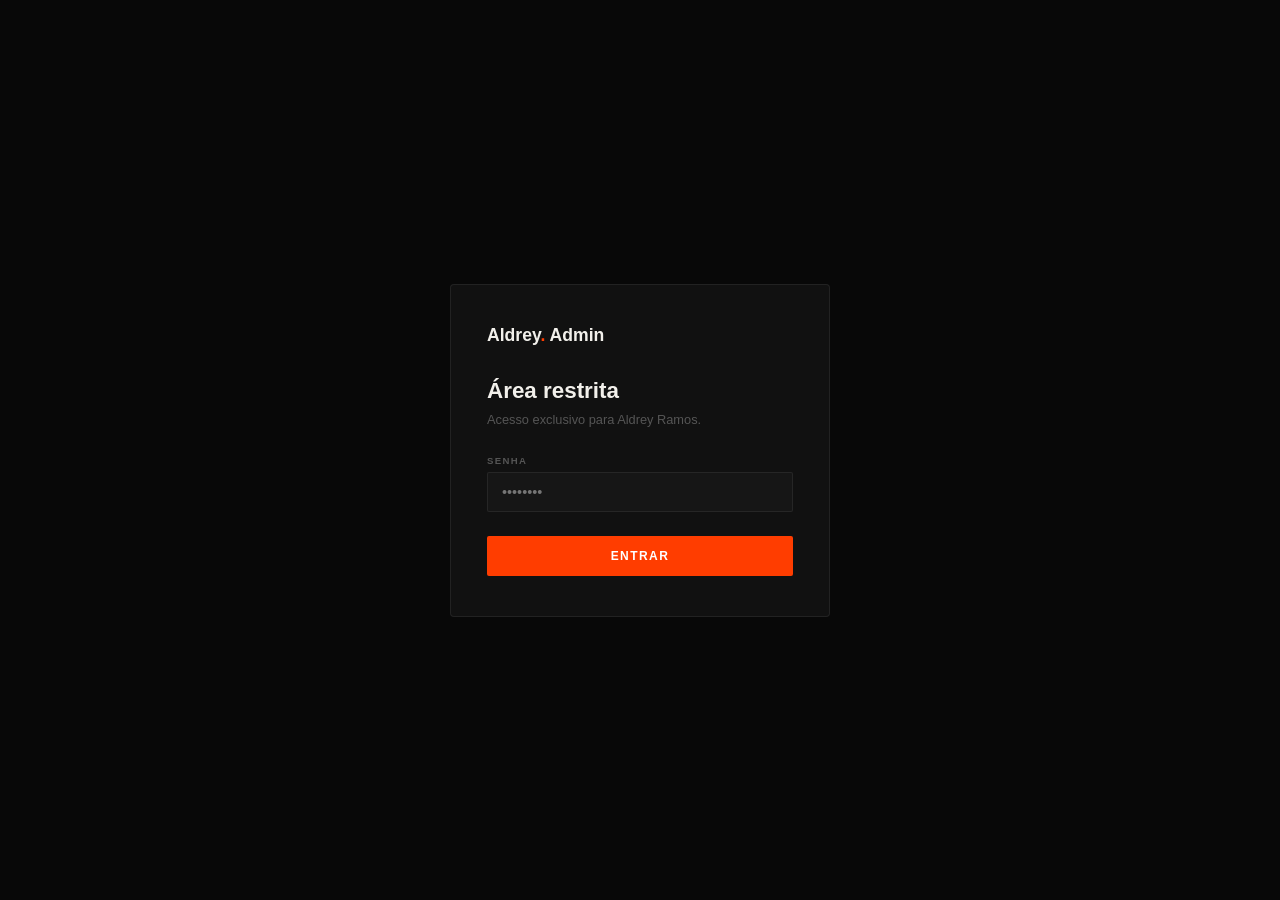
<file: admin.html>
<!DOCTYPE html>
<html lang="pt-BR">
<head>
  <meta charset="UTF-8" />
  <link rel="icon" type="image/svg+xml" href="assets/favicon.svg" />
  <link rel="shortcut icon" type="image/svg+xml" href="assets/favicon.svg" />
  <!-- Não indexar esta página -->
  <meta name="robots" content="noindex, nofollow" />
  <!-- Segurança: bloqueia execução de scripts inline não autorizados -->
  <meta http-equiv="Content-Security-Policy"
        content="default-src 'self';
                 script-src 'self' 'unsafe-inline';
                 style-src  'self' 'unsafe-inline' https://fonts.googleapis.com;
                 font-src   'self' https://fonts.gstatic.com;
                 img-src    'self' data: https://drive.google.com https://lh3.googleusercontent.com;
                 frame-src  'none';
                 object-src 'none';
                 base-uri   'self';" />
  <!-- Bloqueia esta página de ser carregada em iframes (clickjacking) -->
  <meta http-equiv="X-Frame-Options" content="DENY" />
  <link rel="preconnect" href="https://fonts.googleapis.com" />
  <link rel="preconnect" href="https://fonts.gstatic.com" crossorigin />
  <link href="https://fonts.googleapis.com/css2?family=Syne:wght@700;800&family=Inter:wght@300;400;500&display=swap" rel="stylesheet" />
  <style>
    *, *::before, *::after { box-sizing: border-box; margin: 0; padding: 0; }
    :root {
      --bg: #080808; --bg2: #111; --bg3: #161616;
      --text: #f2f0eb; --muted: #555; --border: rgba(255,255,255,.07);
      --accent: #ff3d00; --green: #00c878;
      --font-d: 'Syne', sans-serif; --font-b: 'Inter', sans-serif;
    }
    html, body { background: var(--bg); color: var(--text); font-family: var(--font-b); min-height: 100vh; }

    /* ── LOGIN ── */
    #login-screen {
      min-height: 100vh;
      display: flex; flex-direction: column;
      align-items: center; justify-content: center;
      padding: 24px;
    }
    .login-box {
      width: 100%; max-width: 380px;
      background: var(--bg2);
      border: 1px solid var(--border);
      border-radius: 4px;
      padding: 40px 36px;
    }
    .login-logo {
      font-family: var(--font-d);
      font-size: 1.1rem; font-weight: 800;
      margin-bottom: 32px; display: block;
    }
    .login-logo span { color: var(--accent); }
    .login-title {
      font-family: var(--font-d);
      font-size: 1.4rem; font-weight: 800;
      margin-bottom: 8px;
    }
    .login-sub {
      font-size: .8rem; color: var(--muted);
      margin-bottom: 28px; font-weight: 300;
    }
    .fg { display: flex; flex-direction: column; gap: 6px; margin-bottom: 16px; }
    .fg label {
      font-family: var(--font-d); font-size: .6rem; font-weight: 700;
      letter-spacing: .14em; text-transform: uppercase; color: var(--muted);
    }
    .fg input {
      background: var(--bg3); border: 1px solid var(--border);
      border-radius: 2px; color: var(--text);
      font-family: var(--font-b); font-size: .9rem; font-weight: 300;
      padding: 11px 14px; outline: none;
      transition: border-color .25s, box-shadow .25s;
    }
    .fg input:focus { border-color: var(--accent); box-shadow: 0 0 0 2px rgba(255,61,0,.12); }
    .login-btn {
      width: 100%; padding: 13px;
      background: var(--accent); color: #fff; border: none; border-radius: 2px;
      font-family: var(--font-d); font-size: .75rem; font-weight: 700;
      letter-spacing: .12em; text-transform: uppercase;
      cursor: pointer; margin-top: 8px;
      transition: background .25s;
    }
    .login-btn:hover { background: #ff5520; }
    .login-error {
      display: none; margin-top: 14px;
      background: rgba(255,61,0,.1); border: 1px solid rgba(255,61,0,.25);
      border-radius: 2px; padding: 10px 14px;
      font-size: .78rem; color: #ff6b4a;
    }

    /* ── ADMIN PANEL ── */
    #admin-panel { display: none; }

    .admin-nav {
      position: sticky; top: 0; z-index: 10;
      background: rgba(8,8,8,.92);
      backdrop-filter: blur(10px);
      border-bottom: 1px solid var(--border);
      padding: 0 32px;
      height: 56px;
      display: flex; align-items: center; justify-content: space-between;
    }
    .admin-logo { font-family: var(--font-d); font-size: .95rem; font-weight: 800; }
    .admin-logo span { color: var(--accent); }
    .admin-logout {
      font-family: var(--font-d); font-size: .62rem; font-weight: 700;
      letter-spacing: .12em; text-transform: uppercase;
      color: var(--muted); background: none; border: none;
      cursor: pointer; transition: color .2s;
    }
    .admin-logout:hover { color: var(--accent); }

    .admin-wrap {
      max-width: 1000px; margin: 0 auto;
      padding: 48px 32px 80px;
    }

    .admin-title {
      font-family: var(--font-d); font-size: 1.8rem; font-weight: 800;
      letter-spacing: -.02em; margin-bottom: 8px;
    }
    .admin-sub { font-size: .82rem; color: var(--muted); font-weight: 300; margin-bottom: 40px; }

    /* ── TABS ── */
    .tabs { display: flex; gap: 4px; margin-bottom: 32px; border-bottom: 1px solid var(--border); }
    .tab-btn {
      font-family: var(--font-d); font-size: .68rem; font-weight: 700;
      letter-spacing: .1em; text-transform: uppercase;
      color: var(--muted); background: none; border: none;
      padding: 10px 18px; cursor: pointer;
      border-bottom: 2px solid transparent; margin-bottom: -1px;
      transition: color .2s, border-color .2s;
    }
    .tab-btn:hover { color: var(--text); }
    .tab-btn.on { color: var(--text); border-bottom-color: var(--accent); }
    .tab-panel { display: none; }
    .tab-panel.on { display: block; }

    /* ── LISTA DE PROJETOS ── */
    .proj-list { display: flex; flex-direction: column; gap: 2px; }
    .proj-item {
      background: var(--bg2); border: 1px solid var(--border);
      border-radius: 2px; padding: 16px 20px;
      display: grid; grid-template-columns: 1fr auto;
      gap: 12px; align-items: center;
    }
    .proj-item:hover { border-color: rgba(255,255,255,.12); }
    .pi-title { font-family: var(--font-d); font-size: .88rem; font-weight: 700; margin-bottom: 4px; }
    .pi-meta { font-size: .72rem; color: var(--muted); font-weight: 300; }
    .pi-cat {
      font-family: var(--font-d); font-size: .58rem; font-weight: 700;
      letter-spacing: .12em; text-transform: uppercase;
      color: var(--accent); margin-left: 8px;
    }
    .pi-actions { display: flex; gap: 8px; }
    .pi-btn {
      font-family: var(--font-d); font-size: .6rem; font-weight: 700;
      letter-spacing: .1em; text-transform: uppercase;
      padding: 7px 14px; border-radius: 100px;
      border: 1px solid var(--border); color: var(--muted);
      background: none; cursor: pointer; transition: all .2s; white-space: nowrap;
    }
    .pi-btn:hover { border-color: var(--accent); color: var(--accent); }
    .pi-btn.danger:hover { border-color: #ff4444; color: #ff4444; }

    /* ── FORMULÁRIO EDIÇÃO / NOVO ── */
    #edit-panel {
      display: none;
      position: fixed; inset: 0; z-index: 100;
      background: rgba(0,0,0,.8); backdrop-filter: blur(6px);
      align-items: center; justify-content: center; padding: 24px;
    }
    #edit-panel.open { display: flex; }
    .edit-box {
      background: var(--bg2); border: 1px solid var(--border);
      border-radius: 4px; padding: 36px;
      width: 100%; max-width: 600px;
      max-height: 90vh; overflow-y: auto;
    }
    .edit-title {
      font-family: var(--font-d); font-size: 1.1rem; font-weight: 800;
      margin-bottom: 24px;
    }
    .form-grid { display: grid; grid-template-columns: 1fr 1fr; gap: 14px; }
    .form-grid .full { grid-column: 1/-1; }
    .fg-sm { display: flex; flex-direction: column; gap: 5px; }
    .fg-sm label {
      font-family: var(--font-d); font-size: .58rem; font-weight: 700;
      letter-spacing: .12em; text-transform: uppercase; color: var(--muted);
    }
    .fg-sm input, .fg-sm select, .fg-sm textarea {
      background: var(--bg3); border: 1px solid var(--border);
      border-radius: 2px; color: var(--text);
      font-family: var(--font-b); font-size: .85rem; font-weight: 300;
      padding: 10px 12px; outline: none;
      transition: border-color .2s;
    }
    .fg-sm input:focus, .fg-sm select:focus, .fg-sm textarea:focus {
      border-color: var(--accent);
    }
    .fg-sm select option { background: var(--bg3); }
    .fg-sm textarea { min-height: 80px; resize: vertical; }
    .edit-actions { display: flex; gap: 10px; margin-top: 24px; justify-content: flex-end; }
    .btn-save {
      font-family: var(--font-d); font-size: .68rem; font-weight: 700;
      letter-spacing: .1em; text-transform: uppercase;
      padding: 11px 24px; border-radius: 100px;
      background: var(--accent); color: #fff; border: none;
      cursor: pointer; transition: background .2s;
    }
    .btn-save:hover { background: #ff5520; }
    .btn-cancel {
      font-family: var(--font-d); font-size: .68rem; font-weight: 700;
      letter-spacing: .1em; text-transform: uppercase;
      padding: 11px 24px; border-radius: 100px;
      background: none; color: var(--muted);
      border: 1px solid var(--border); cursor: pointer; transition: all .2s;
    }
    .btn-cancel:hover { border-color: var(--muted); color: var(--text); }

    /* ── INSTRUÇÕES ── */
    .instructions {
      background: var(--bg2); border: 1px solid var(--border);
      border-radius: 4px; padding: 28px 32px;
    }
    .instructions h3 {
      font-family: var(--font-d); font-size: .9rem; font-weight: 800;
      margin-bottom: 16px; color: var(--text);
    }
    .instructions ol, .instructions ul {
      padding-left: 20px; display: flex; flex-direction: column; gap: 10px;
    }
    .instructions li { font-size: .85rem; color: var(--muted); font-weight: 300; line-height: 1.6; }
    .instructions li strong { color: var(--text); font-weight: 500; }
    .instructions code {
      background: var(--bg3); border: 1px solid var(--border);
      border-radius: 2px; padding: 2px 6px;
      font-size: .8rem; color: var(--accent);
      font-family: monospace;
    }
    .instr-section { margin-bottom: 28px; }

    /* ── TOAST ── */
    #toast {
      position: fixed; bottom: 32px; left: 50%; transform: translateX(-50%);
      background: var(--green); color: #000;
      font-family: var(--font-d); font-size: .7rem; font-weight: 700;
      letter-spacing: .1em; text-transform: uppercase;
      padding: 12px 24px; border-radius: 100px;
      z-index: 200; opacity: 0;
      transition: opacity .3s;
      pointer-events: none;
    }
    #toast.show { opacity: 1; }

    /* ── EXPORT ── */
    .export-box {
      background: var(--bg3); border: 1px solid var(--border);
      border-radius: 2px; padding: 20px;
      font-family: monospace; font-size: .75rem;
      color: #aaa; white-space: pre-wrap;
      max-height: 400px; overflow-y: auto;
      margin-top: 20px;
      line-height: 1.6;
    }
    .btn-export {
      font-family: var(--font-d); font-size: .68rem; font-weight: 700;
      letter-spacing: .1em; text-transform: uppercase;
      padding: 11px 24px; border-radius: 100px;
      background: none; color: var(--text);
      border: 1px solid var(--border); cursor: pointer;
      transition: all .2s; margin-bottom: 0;
    }
    .btn-export:hover { border-color: var(--accent); color: var(--accent); }

    @media (max-width: 600px) {
      .admin-wrap { padding: 32px 20px 60px; }
      .form-grid { grid-template-columns: 1fr; }
      .edit-box { padding: 24px 20px; }
    }
  </style>
</head>
<body>

<!-- ── TELA DE LOGIN ── -->
<div id="login-screen">
  <div class="login-box">
    <span class="login-logo">Aldrey<span>.</span> Admin</span>
    <h1 class="login-title">Área restrita</h1>
    <p class="login-sub">Acesso exclusivo para Aldrey Ramos.</p>
    <div class="fg">
      <label for="pwd">Senha</label>
      <input type="password" id="pwd" placeholder="••••••••"
             autocomplete="current-password" />
    </div>
    <button class="login-btn" id="login-btn">Entrar</button>
    <div class="login-error" id="login-error">Senha incorreta. Tente novamente.</div>
  </div>
</div>

<!-- ── PAINEL ADMIN ── -->
<div id="admin-panel">

  <nav class="admin-nav">
    <span class="admin-logo">Aldrey<span>.</span> Admin</span>
    <button class="admin-logout" id="logout-btn">Sair</button>
  </nav>

  <div class="admin-wrap">
    <h1 class="admin-title">Painel de projetos</h1>
    <p class="admin-sub">Gerencie todos os projetos do portfólio — adicione, edite ou remova.</p>

    <!-- Tabs -->
    <div class="tabs">
      <button class="tab-btn on" data-tab="projetos">Projetos</button>
      <button class="tab-btn"   data-tab="novo">+ Novo projeto</button>
      <button class="tab-btn"   data-tab="exportar">Exportar JS</button>
      <button class="tab-btn"   data-tab="instrucoes">Instruções</button>
    </div>

    <!-- TAB: Projetos -->
    <div class="tab-panel on" id="tab-projetos">
      <div class="proj-list" id="proj-list"></div>
    </div>

    <!-- TAB: Novo projeto -->
    <div class="tab-panel" id="tab-novo">
      <div class="edit-box" style="position:relative;max-width:100%;border:none;padding:0;background:none;">
        <div id="form-novo"></div>
      </div>
    </div>

    <!-- TAB: Exportar JS -->
    <div class="tab-panel" id="tab-exportar">
      <p style="font-size:.82rem;color:var(--muted);font-weight:300;margin-bottom:20px;line-height:1.7;">
        Depois de editar os projetos aqui, clique em <strong style="color:var(--text)">Gerar projects.js</strong>
        e copie o conteúdo para o arquivo <code>js/projects.js</code> na pasta do site.
        As mudanças ficam salvas no navegador até você exportar.
      </p>
      <button class="btn-export" id="btn-export">Gerar projects.js</button>
      <div class="export-box" id="export-box" style="display:none;"></div>
      <button class="btn-save" id="btn-copy" style="display:none;margin-top:12px;">Copiar tudo</button>
    </div>

    <!-- TAB: Instruções -->
    <div class="tab-panel" id="tab-instrucoes">
      <div class="instructions">

        <div class="instr-section">
          <h3>Como adicionar um projeto novo</h3>
          <ol>
            <li>Clique na aba <strong>+ Novo projeto</strong>.</li>
            <li>Preencha o título, categoria, ano, descrição e ferramentas.</li>
            <li>Cole o <strong>ID do Google Drive</strong> do vídeo no campo "ID do arquivo".</li>
            <li>Clique em <strong>Salvar projeto</strong>.</li>
            <li>Vá na aba <strong>Exportar JS</strong>, gere o arquivo e copie para <code>js/projects.js</code>.</li>
          </ol>
        </div>

        <div class="instr-section">
          <h3>Como obter o ID do Google Drive</h3>
          <ol>
            <li>Abra o vídeo no Google Drive.</li>
            <li>Clique em <strong>Compartilhar</strong> → <strong>Qualquer pessoa com o link</strong>.</li>
            <li>Copie o link. Formato: <code>https://drive.google.com/file/d/<strong>ID_AQUI</strong>/view</code></li>
            <li>O ID é a parte entre <code>/d/</code> e <code>/view</code>.</li>
          </ol>
        </div>

        <div class="instr-section">
          <h3>Como renomear um projeto</h3>
          <ol>
            <li>Na lista de projetos, clique em <strong>Editar</strong> no projeto desejado.</li>
            <li>Altere o título no campo "Título".</li>
            <li>Clique em <strong>Salvar</strong>.</li>
            <li>Exporte o <code>projects.js</code> atualizado.</li>
          </ol>
        </div>

        <div class="instr-section">
          <h3>Senha do admin</h3>
          <ul>
            <li>Para trocar a senha, abra <code>admin.html</code>, localize <code>SENHA_HASH</code> e substitua pelo hash SHA-256 da nova senha.</li>
            <li>Gere o hash em: <strong style="color:var(--text)">emn178.github.io/online-tools/sha256.html</strong></li>
          </ul>
        </div>

      </div>
    </div>
  </div>
</div>

<!-- ── MODAL EDIÇÃO ── -->
<div id="edit-panel">
  <div class="edit-box">
    <h2 class="edit-title" id="edit-modal-title">Editar projeto</h2>
    <div id="edit-form-wrap"></div>
    <div class="edit-actions">
      <button class="btn-cancel" id="edit-cancel">Cancelar</button>
      <button class="btn-save"   id="edit-save">Salvar</button>
    </div>
  </div>
</div>

<!-- TOAST -->
<div id="toast"></div>

<script src="js/projects.js"></script>
<script>
/* ══════════════════════════════════════════════
   CONFIGURAÇÃO DE SEGURANÇA
   
   Para trocar a senha:
   1. Acesse https://emn178.github.io/online-tools/sha256.html
   2. Digite a nova senha e copie o hash gerado
   3. Substitua o valor de SENHA_HASH abaixo
   
   Hash atual = SHA-256 de: aldrey2025
══════════════════════════════════════════════ */
const SENHA_HASH = '9e5986232db3c919b289b81f37c83e5bb32bf553164d0c0f25bd3d4edddde091';

// Tempo máximo de sessão: 2 horas (em ms)
const SESSION_TIMEOUT_MS = 2 * 60 * 60 * 1000;

// Máximo de tentativas antes de bloquear
const MAX_ATTEMPTS = 5;
const LOCKOUT_MS   = 5 * 60 * 1000; // 5 minutos de bloqueio

/* ── Hash SHA-256 via Web Crypto API ── */
async function sha256(message) {
  const msgBuffer = new TextEncoder().encode(message);
  const hashBuffer = await crypto.subtle.digest('SHA-256', msgBuffer);
  const hashArray  = Array.from(new Uint8Array(hashBuffer));
  return hashArray.map(b => b.toString(16).padStart(2, '0')).join('');
}

/* ══════════════════════════════════════════════
   LOGIN
══════════════════════════════════════════════ */
const loginScreen = document.getElementById('login-screen');
const adminPanel  = document.getElementById('admin-panel');

function getAttempts() {
  return JSON.parse(sessionStorage.getItem('login_attempts') || '{"count":0,"lockedUntil":0}');
}
function saveAttempts(data) {
  sessionStorage.setItem('login_attempts', JSON.stringify(data));
}

function checkLogin() {
  const ok        = sessionStorage.getItem('admin_ok') === '1';
  const loginTime = parseInt(sessionStorage.getItem('admin_login_time') || '0');
  if (ok && Date.now() - loginTime > SESSION_TIMEOUT_MS) {
    // sessão expirada
    sessionStorage.removeItem('admin_ok');
    sessionStorage.removeItem('admin_login_time');
    return false;
  }
  return ok;
}

async function doLogin(pwd) {
  const attempts = getAttempts();
  const errorEl  = document.getElementById('login-error');

  // Verifica bloqueio por tentativas
  if (attempts.lockedUntil > Date.now()) {
    const mins = Math.ceil((attempts.lockedUntil - Date.now()) / 60000);
    errorEl.textContent = `Muitas tentativas. Aguarde ${mins} minuto(s).`;
    errorEl.style.display = 'block';
    return;
  }

  const hash = await sha256(pwd);

  if (hash === SENHA_HASH) {
    // Login bem-sucedido — zera tentativas
    saveAttempts({ count: 0, lockedUntil: 0 });
    sessionStorage.setItem('admin_ok', '1');
    sessionStorage.setItem('admin_login_time', String(Date.now()));
    loginScreen.style.display = 'none';
    adminPanel.style.display  = 'block';
    renderProjList();
    renderNovoForm(document.getElementById('form-novo'));
  } else {
    // Falha — incrementa contador
    attempts.count++;
    if (attempts.count >= MAX_ATTEMPTS) {
      attempts.lockedUntil = Date.now() + LOCKOUT_MS;
      attempts.count = 0;
      errorEl.textContent = 'Conta bloqueada por 5 minutos após múltiplas tentativas.';
    } else {
      const restantes = MAX_ATTEMPTS - attempts.count;
      errorEl.textContent = `Senha incorreta. ${restantes} tentativa(s) restante(s).`;
    }
    saveAttempts(attempts);
    errorEl.style.display = 'block';
    // Limpa o campo
    document.getElementById('pwd').value = '';
  }
}

if (checkLogin()) {
  loginScreen.style.display = 'none';
  adminPanel.style.display  = 'block';
} else {
  // Garante que o painel não aparece sem autenticação
  adminPanel.style.display = 'none';
}

document.getElementById('login-btn').addEventListener('click', () => {
  doLogin(document.getElementById('pwd').value);
});
document.getElementById('pwd').addEventListener('keydown', e => {
  if (e.key === 'Enter') doLogin(document.getElementById('pwd').value);
});
document.getElementById('logout-btn').addEventListener('click', () => {
  sessionStorage.removeItem('admin_ok');
  sessionStorage.removeItem('admin_login_time');
  sessionStorage.removeItem('login_attempts');
  location.reload();
});

/* ══════════════════════════════════════════════
   DADOS — carrega do localStorage ou do projects.js
══════════════════════════════════════════════ */
let projetos = JSON.parse(localStorage.getItem('admin_projetos') || 'null')
               || JSON.parse(JSON.stringify(PROJETOS)); // cópia profunda

function salvarLocal() {
  localStorage.setItem('admin_projetos', JSON.stringify(projetos));
}

/* ══════════════════════════════════════════════
   TABS
══════════════════════════════════════════════ */
document.querySelectorAll('.tab-btn').forEach(btn => {
  btn.addEventListener('click', () => {
    document.querySelectorAll('.tab-btn').forEach(b => b.classList.remove('on'));
    document.querySelectorAll('.tab-panel').forEach(p => p.classList.remove('on'));
    btn.classList.add('on');
    document.getElementById('tab-' + btn.dataset.tab).classList.add('on');
  });
});

/* ══════════════════════════════════════════════
   LISTA DE PROJETOS
══════════════════════════════════════════════ */
function renderProjList() {
  const list = document.getElementById('proj-list');
  if (!list) return;
  list.innerHTML = '';

  projetos.forEach((p, idx) => {
    const catLabel = CATEGORIAS.find(c => c.slug === p.categoria)?.label || p.categoria;
    const item = document.createElement('div');
    item.className = 'proj-item';
    item.innerHTML = `
      <div>
        <p class="pi-title">${p.titulo} <span class="pi-cat">${catLabel}</span></p>
        <p class="pi-meta">
          ${p.ano || '—'}
          &nbsp;·&nbsp; ID: <code style="font-size:.7rem;opacity:.5;">${p.idArquivo?.slice(0,18) || 'sem ID'}…</code>
        </p>
      </div>
      <div class="pi-actions">
        <button class="pi-btn" data-action="edit" data-idx="${idx}">Editar</button>
        <button class="pi-btn danger" data-action="del" data-idx="${idx}">Remover</button>
      </div>`;
    list.appendChild(item);
  });

  list.addEventListener('click', e => {
    const btn = e.target.closest('[data-action]');
    if (!btn) return;
    const idx = parseInt(btn.dataset.idx);
    if (btn.dataset.action === 'edit') openEditModal(idx);
    if (btn.dataset.action === 'del')  deleteProjeto(idx);
  });
}

/* ══════════════════════════════════════════════
   FORMULÁRIO (reutilizado em editar e novo)
══════════════════════════════════════════════ */
function buildForm(container, data = {}) {
  const cats = CATEGORIAS.filter(c => c.slug !== 'todos');
  container.innerHTML = `
    <div class="form-grid">
      <div class="fg-sm full">
        <label>Título</label>
        <input name="titulo" value="${data.titulo || ''}" placeholder="Nome do projeto" />
      </div>
      <div class="fg-sm">
        <label>Categoria</label>
        <select name="categoria">
          ${cats.map(c => `<option value="${c.slug}" ${data.categoria===c.slug?'selected':''}>${c.label}</option>`).join('')}
        </select>
      </div>
      <div class="fg-sm">
        <label>Ano</label>
        <input name="ano" value="${data.ano || ''}" placeholder="2025" />
      </div>
      <div class="fg-sm full">
        <label>Descrição</label>
        <textarea name="descricao">${data.descricao || ''}</textarea>
      </div>
      <div class="fg-sm full">
        <label>ID do arquivo (Google Drive)</label>
        <input name="idArquivo" value="${data.idArquivo||''}" placeholder="1ABC123XYZ..." />
      </div>
      <div class="fg-sm full">
        <label>ID da prévia/thumbnail (Google Drive — pode ser igual)</label>
        <input name="idPrevia" value="${data.idPrevia||''}" placeholder="1ABC123XYZ..." />
      </div>
      <div class="fg-sm">
        <label>Tipo</label>
        <select name="tipo">
          <option value="video"  ${(data.tipo||'video')==='video' ?'selected':''}>Vídeo</option>
          <option value="imagem" ${data.tipo==='imagem'?'selected':''}>Imagem</option>
        </select>
      </div>
      <div class="fg-sm">
        <label>Ferramentas (separe com vírgula)</label>
        <input name="ferramentas" value="${(data.ferramentas||[]).join(', ')}" placeholder="After Effects, Premiere Pro" />
      </div>
      <div class="fg-sm full">
        <label>Link do Behance (opcional)</label>
        <input name="linkBehance" value="${data.linkBehance||''}" placeholder="https://www.behance.net/..." />
      </div>
      <div class="fg-sm">
        <label>Destaque no Demo Reel?</label>
        <select name="destaque">
          <option value="false" ${!data.destaque?'selected':''}>Não</option>
          <option value="true"  ${data.destaque?'selected':''}>Sim</option>
        </select>
      </div>
    </div>`;
}

function getFormData(container) {
  const get = name => container.querySelector(`[name="${name}"]`)?.value?.trim() || '';
  return {
    id:          get('titulo').toLowerCase().replace(/[^a-z0-9]+/g,'-').replace(/^-|-$/g,'') + '-' + Date.now().toString(36),
    titulo:      get('titulo'),
    categoria:   get('categoria'),
    ano:         get('ano'),
    descricao:   get('descricao'),
    ferramentas: get('ferramentas').split(',').map(s=>s.trim()).filter(Boolean),
    tipo:        get('tipo'),
    fonte:       'drive',
    idArquivo:   get('idArquivo') || 'PLACEHOLDER_ID',
    idPrevia:    get('idPrevia')  || get('idArquivo') || 'PLACEHOLDER_ID',
    linkBehance: get('linkBehance'),
    destaque:    get('destaque') === 'true',
  };
}

/* ══════════════════════════════════════════════
   NOVO PROJETO
══════════════════════════════════════════════ */
function renderNovoForm(container) {
  if (!container) return;
  buildForm(container);
  const saveBtn = document.createElement('div');
  saveBtn.style.cssText = 'margin-top:20px;display:flex;gap:10px;';
  saveBtn.innerHTML = `<button class="btn-save" id="novo-save-btn">Salvar projeto</button>`;
  container.appendChild(saveBtn);

  document.getElementById('novo-save-btn').addEventListener('click', () => {
    const data = getFormData(container);
    if (!data.titulo) { showToast('Preencha o título!', '#ff4444'); return; }
    projetos.unshift(data);
    salvarLocal();
    renderProjList();
    buildForm(container); // limpa o form
    renderNovoForm(container);
    showToast('Projeto adicionado!');
    // volta para aba de projetos
    document.querySelector('[data-tab="projetos"]').click();
  });
}

/* ══════════════════════════════════════════════
   EDITAR PROJETO
══════════════════════════════════════════════ */
let editingIdx = null;

function openEditModal(idx) {
  editingIdx = idx;
  const panel = document.getElementById('edit-panel');
  const wrap  = document.getElementById('edit-form-wrap');
  document.getElementById('edit-modal-title').textContent = `Editar: ${projetos[idx].titulo}`;
  buildForm(wrap, projetos[idx]);
  panel.classList.add('open');
}

document.getElementById('edit-cancel').addEventListener('click', () => {
  document.getElementById('edit-panel').classList.remove('open');
});

document.getElementById('edit-save').addEventListener('click', () => {
  if (editingIdx === null) return;
  const wrap = document.getElementById('edit-form-wrap');
  const data = getFormData(wrap);
  data.id = projetos[editingIdx].id; // preserva o ID original
  projetos[editingIdx] = data;
  salvarLocal();
  renderProjList();
  document.getElementById('edit-panel').classList.remove('open');
  showToast('Projeto atualizado!');
});

/* ══════════════════════════════════════════════
   REMOVER PROJETO
══════════════════════════════════════════════ */
function deleteProjeto(idx) {
  if (!confirm(`Remover "${projetos[idx].titulo}"?`)) return;
  projetos.splice(idx, 1);
  salvarLocal();
  renderProjList();
  showToast('Projeto removido.', '#ff6b4a');
}

/* ══════════════════════════════════════════════
   EXPORTAR projects.js
══════════════════════════════════════════════ */
document.getElementById('btn-export').addEventListener('click', () => {
  const box    = document.getElementById('export-box');
  const cpyBtn = document.getElementById('btn-copy');

  const catsStr = JSON.stringify(CATEGORIAS, null, 2);
  const projStr = JSON.stringify(projetos, null, 2);

  const output = `// projects.js — gerado pelo Admin em ${new Date().toLocaleString('pt-BR')}
// NÃO edite manualmente se usar o painel admin.

const CATEGORIAS = ${catsStr};

const PROJETOS = ${projStr};

function getPreviewUrl(projeto) {
  if (projeto.fonte === 'local') {
    return projeto.tipo === 'imagem'
      ? \`/media/images/\${projeto.id}.jpg\`
      : \`/media/gifs/\${projeto.id}.gif\`;
  }
  if (projeto.idPrevia && projeto.idPrevia !== 'PLACEHOLDER_ID') {
    return \`https://drive.google.com/thumbnail?id=\${projeto.idPrevia}&sz=w800\`;
  }
  return '';
}

function getPreviewFallbackUrl(projeto) {
  if (projeto.idPrevia && projeto.idPrevia !== 'PLACEHOLDER_ID') {
    return \`https://lh3.googleusercontent.com/d/\${projeto.idPrevia}\`;
  }
  return '';
}

function getVideoEmbedUrl(projeto) {
  if (projeto.fonte === 'drive')   return \`https://drive.google.com/file/d/\${projeto.idArquivo}/preview\`;
  if (projeto.fonte === 'youtube') return \`https://www.youtube.com/embed/\${projeto.idArquivo}?autoplay=1&rel=0\`;
  if (projeto.fonte === 'vimeo')   return \`https://player.vimeo.com/video/\${projeto.idArquivo}?autoplay=1\`;
  if (projeto.fonte === 'local')   return \`/media/videos/\${projeto.id}.mp4\`;
  return '';
}

function isPlaceholder(projeto) {
  return !projeto.idArquivo || projeto.idArquivo === 'PLACEHOLDER_ID';
}`;

  box.textContent = output;
  box.style.display = 'block';
  cpyBtn.style.display = 'inline-flex';
});

document.getElementById('btn-copy').addEventListener('click', () => {
  const text = document.getElementById('export-box').textContent;
  navigator.clipboard.writeText(text).then(() => showToast('Copiado para a área de transferência!'));
});

/* ══════════════════════════════════════════════
   TOAST
══════════════════════════════════════════════ */
function showToast(msg, bg = '#00c878') {
  const t = document.getElementById('toast');
  t.textContent = msg;
  t.style.background = bg;
  t.style.color = bg === '#00c878' ? '#000' : '#fff';
  t.classList.add('show');
  setTimeout(() => t.classList.remove('show'), 2800);
}

/* Init */
if (checkLogin()) {
  renderProjList();
  renderNovoForm(document.getElementById('form-novo'));
}
</script>
</body>
</html>
</file>
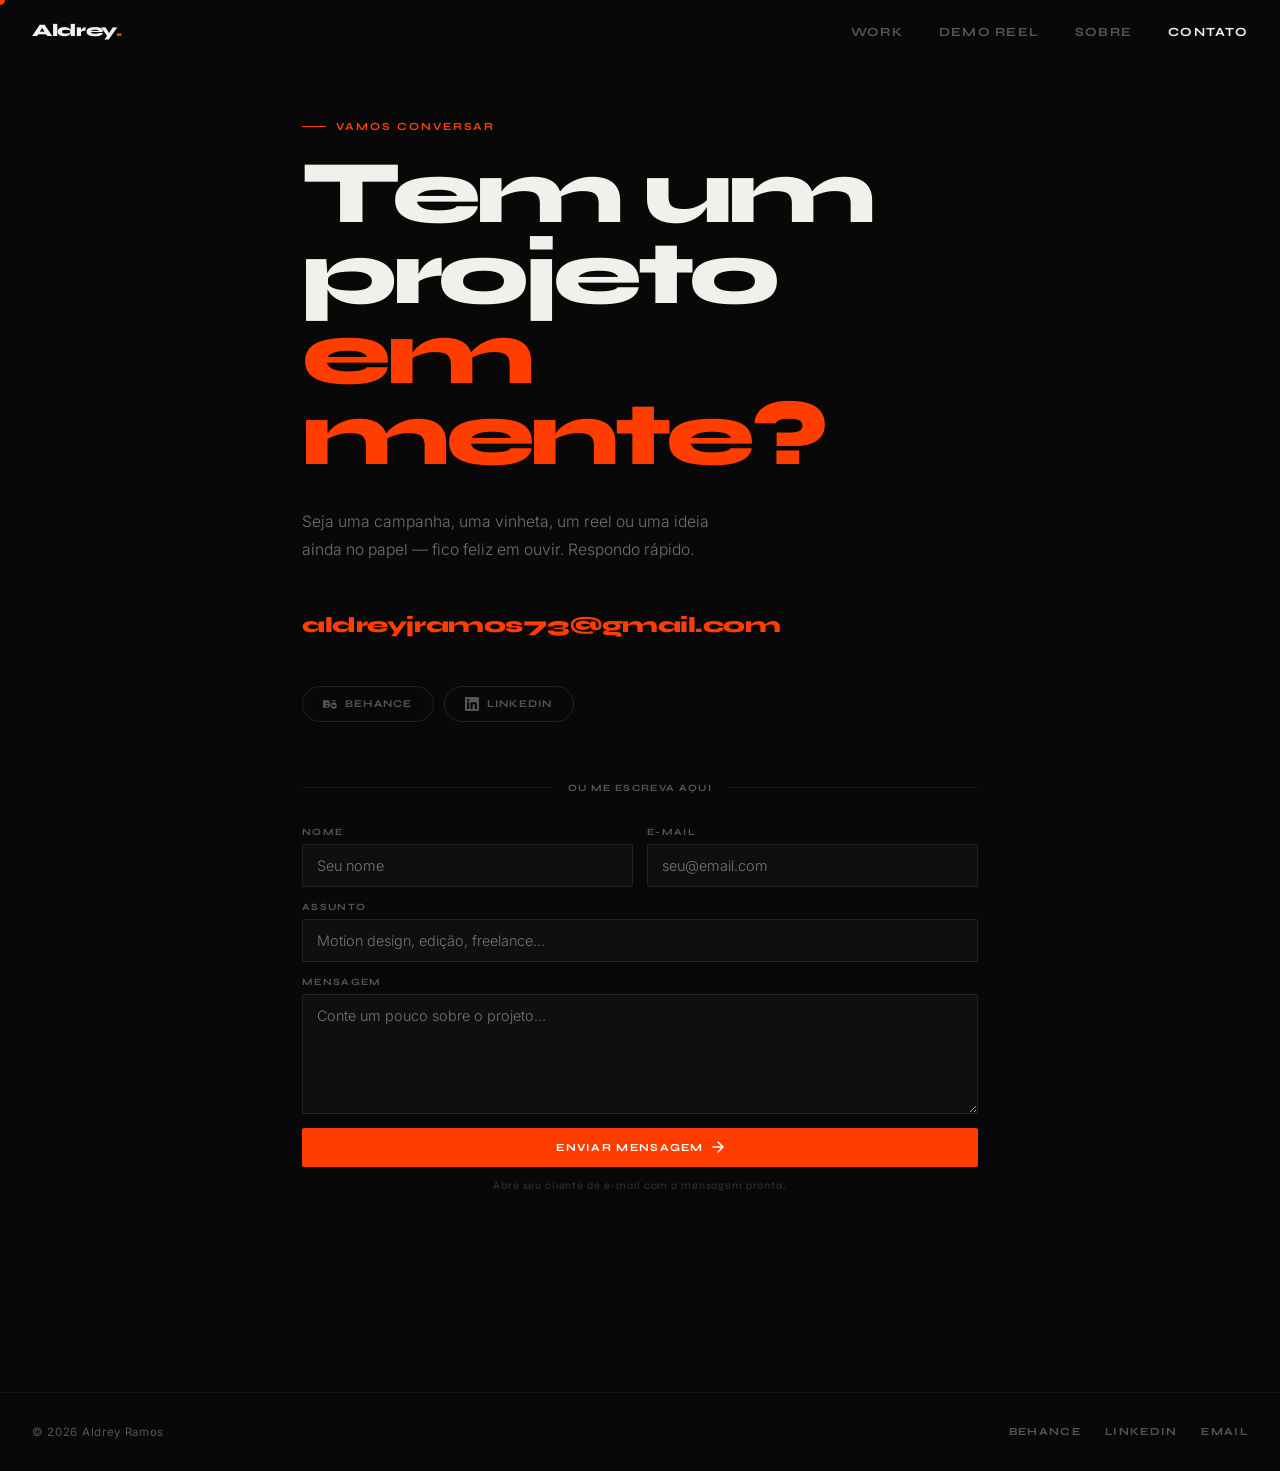
<file: contato.html>
<!DOCTYPE html>
<html lang="pt-BR">
<head>
  <meta charset="UTF-8" />
  <link rel="icon" type="image/svg+xml" href="assets/favicon.svg" />
  <link rel="shortcut icon" type="image/svg+xml" href="assets/favicon.svg" />
  <meta name="description" content="Entre em contato com Aldrey Ramos — motion designer e editor de vídeo de Recife. Disponível para freelance e full-time." />
  <meta property="og:type"        content="website" />
  <meta property="og:title"       content="Contato — Aldrey Ramos" />
  <meta property="og:description" content="Disponível para projetos freelance e oportunidades full-time." />
  <meta property="og:url"         content="https://aldreyramotion.com/contato.html" />
  <meta property="og:image"       content="https://aldreyramotion.com/assets/og-image.jpg" />
  <meta property="og:image:width" content="1200" />
  <meta property="og:image:height" content="630" />
  <meta property="og:locale"      content="pt_BR" />
  <meta name="twitter:card"       content="summary_large_image" />
  <meta name="twitter:title"      content="Contato — Aldrey Ramos" />
  <meta name="twitter:description" content="Disponível para projetos freelance e oportunidades full-time." />
  <meta name="twitter:image"      content="https://aldreyramotion.com/assets/og-image.jpg" />
  <link rel="preconnect" href="https://fonts.googleapis.com" />
  <link rel="preconnect" href="https://fonts.gstatic.com" crossorigin />
  <link href="https://fonts.googleapis.com/css2?family=Syne:wght@700;800&family=Inter:wght@300;400;500&display=swap" rel="stylesheet" />
  <link rel="stylesheet" href="css/style.css" />
</head>
<body>

<div id="cur" aria-hidden="true"></div>
<div id="cur-ring" aria-hidden="true"></div>
<div id="pt" aria-hidden="true"></div>

<!-- NAV -->
<nav id="nav" role="navigation" aria-label="Navegação principal">
  <a href="index.html" class="nav-logo">Aldrey<span>.</span></a>
  <ul class="nav-links" role="list">
    <li><a href="index.html">Work</a></li>
    <li><a href="demoreel.html">Demo Reel</a></li>
    <li><a href="sobre.html">Sobre</a></li>
    <li><a href="contato.html" class="active" aria-current="page">Contato</a></li>
  </ul>
  <button class="nav-burger" id="burger" aria-expanded="false" aria-controls="drawer" aria-label="Menu">
    <span></span><span></span><span></span>
  </button>
</nav>
<div class="nav-drawer" id="drawer" role="menu">
  <a href="index.html"               role="menuitem">Work</a>
  <a href="demoreel.html"            role="menuitem">Demo Reel</a>
  <a href="sobre.html"               role="menuitem">Sobre</a>
  <a href="contato.html" class="active" role="menuitem" aria-current="page">Contato</a>
</div>

<!-- CONTATO -->
<main role="main">
  <div class="ct-wrap">

    <p class="eyebrow fi">Vamos conversar</p>

    <h1 class="ct-big fi">
      Tem um<br>projeto<br><span>em mente?</span>
    </h1>

    <p class="ct-intro fi">
      Seja uma campanha, uma vinheta, um reel ou uma ideia ainda no papel —
      fico feliz em ouvir. Respondo rápido.
    </p>

    <!-- e-mail direto -->
    <a href="mailto:aldreyjramos73@gmail.com"
       class="ct-email fi"
       aria-label="Enviar e-mail para aldreyjramos73@gmail.com">
      aldreyjramos73@gmail.com
    </a>

    <!-- redes -->
    <div class="ct-socials fi" role="list" aria-label="Redes sociais">

      <a href="https://www.behance.net/aldreyramos"
         target="_blank" rel="noopener noreferrer"
         class="soc-btn" role="listitem" aria-label="Behance">
        <svg viewBox="0 0 24 24" fill="currentColor" aria-hidden="true">
          <path d="M22 7h-7V5h7v2zm1.726 10c-.442 1.297-2.029 3-5.101
          3-3.074 0-5.513-1.987-5.513-5.517 0-3.616 2.409-5.65
          5.425-5.65 3.031 0 4.891 1.945 5.063 4.724H15.017c.052
          1.9 1.351 2.98 2.843 2.98 1.237 0 2.058-.639
          2.452-1.537h3.414zm-7.741-3.97c-.04-1.565-1.016-2.52
          -2.423-2.52-1.389 0-2.397.987-2.507 2.52h4.93zM7.178
          16.8c1.258 0 1.906-.534 1.906-1.393 0-.919-.716-1.24
          -1.906-1.24H4.878v2.633h2.3zm-.5-5.01c1.103 0 1.72-.41
          1.72-1.253 0-.815-.617-1.16-1.72-1.16H4.878v2.413h1.8z
          M0 5.5h7.5c1.95 0 4.034.7 4.034 3.143 0 1.407-.79
          2.282-1.966 2.738 1.498.386 2.432 1.465 2.432 3.153
          0 2.847-2.137 3.966-4.734 3.966H0V5.5z"/>
        </svg>
        Behance
      </a>

      <a href="https://www.linkedin.com/in/aldrey-ramotion/"
         target="_blank" rel="noopener noreferrer"
         class="soc-btn" role="listitem" aria-label="LinkedIn">
        <svg viewBox="0 0 24 24" fill="currentColor" aria-hidden="true">
          <path d="M20.447 20.452h-3.554v-5.569c0-1.328-.027-3.037
          -1.852-3.037-1.853 0-2.136 1.445-2.136 2.939v5.667H9.351
          V9h3.414v1.561h.046c.477-.9 1.637-1.85 3.37-1.85
          3.601 0 4.267 2.37 4.267 5.455v6.286zM5.337 7.433
          a2.062 2.062 0 0 1-2.063-2.065 2.064 2.064 0 1 1
          2.063 2.065zm1.782 13.019H3.555V9h3.564v11.452z
          M22.225 0H1.771C.792 0 0 .774 0 1.729v20.542
          C0 23.227.792 24 1.771 24h20.451C23.2 24 24 23.227
          24 22.271V1.729C24 .774 23.2 0 22.222 0h.003z"/>
        </svg>
        LinkedIn
      </a>

    </div>

    <!-- formulário -->
    <div class="ct-divider fi" aria-hidden="true">
      <span>ou me escreva aqui</span>
    </div>

    <form class="ct-form fi" id="ct-form" aria-label="Formulário de contato" novalidate>

      <div class="ct-row">
        <div class="fg">
          <label for="f-nome">Nome</label>
          <input type="text"  id="f-nome"  name="nome"  placeholder="Seu nome"       autocomplete="name"  required aria-required="true" />
        </div>
        <div class="fg">
          <label for="f-email">E-mail</label>
          <input type="email" id="f-email" name="email" placeholder="seu@email.com"  autocomplete="email" required aria-required="true" />
        </div>
      </div>

      <div class="fg">
        <label for="f-assunto">Assunto</label>
        <input type="text" id="f-assunto" name="assunto"
               placeholder="Motion design, edição, freelance…" />
      </div>

      <div class="fg">
        <label for="f-msg">Mensagem</label>
        <textarea id="f-msg" name="mensagem"
                  placeholder="Conte um pouco sobre o projeto…"
                  required aria-required="true"></textarea>
      </div>

      <div>
        <button type="submit" class="btn btn-fill" style="width:100%; justify-content:center; border-radius:2px;">
          Enviar mensagem
          <svg width="12" height="12" viewBox="0 0 12 12" fill="none" aria-hidden="true">
            <path d="M1 6h10M6 1l5 5-5 5" stroke="currentColor"
                  stroke-width="1.5" stroke-linecap="round" stroke-linejoin="round"/>
          </svg>
        </button>
        <p style="font-size:.68rem; color:#333; text-align:center; margin-top:12px;
           font-family:'Syne',sans-serif; letter-spacing:.08em;">
          Abre seu cliente de e-mail com a mensagem pronta.
        </p>
      </div>

    </form>

  </div>
</main>

<!-- FOOTER -->
<footer role="contentinfo">
  <p class="foot-copy">&copy; <span id="yr"></span> Aldrey Ramos</p>
  <nav class="foot-links" aria-label="Links externos">
    <a href="https://www.behance.net/aldreyramos"          target="_blank" rel="noopener noreferrer">Behance</a>
    <a href="https://www.linkedin.com/in/aldrey-ramotion/" target="_blank" rel="noopener noreferrer">LinkedIn</a>
    <a href="mailto:aldreyjramos73@gmail.com">Email</a>
  </nav>
</footer>

<script src="js/projects.js"></script>
<script src="js/main.js"></script>
<script>
document.getElementById('ct-form').addEventListener('submit', function (e) {
  e.preventDefault();
  const nome    = document.getElementById('f-nome').value.trim();
  const email   = document.getElementById('f-email').value.trim();
  const assunto = document.getElementById('f-assunto').value.trim();
  const msg     = document.getElementById('f-msg').value.trim();

  if (!nome)  { document.getElementById('f-nome').focus();  return; }
  if (!email) { document.getElementById('f-email').focus(); return; }
  if (!msg)   { document.getElementById('f-msg').focus();   return; }

  const sub  = assunto ? `[Portfolio] ${assunto}` : `[Portfolio] Mensagem de ${nome}`;
  const body = `Olá Aldrey,\n\nMeu nome é ${nome} (${email}).\n\n${msg}\n\nAtenciosamente,\n${nome}`;

  window.location.href =
    `mailto:aldreyjramos73@gmail.com` +
    `?subject=${encodeURIComponent(sub)}` +
    `&body=${encodeURIComponent(body)}`;
});
</script>
<script>
(function () {
  function removeNetlifyBadge() {
    document.querySelectorAll('#nl-badge, .nl-badge, .nl-wrap, [data-nl-ready]').forEach(el => el.remove());
    document.querySelectorAll('body > div[style*="z-index: 2147483645"]').forEach(el => el.remove());
  }
  removeNetlifyBadge();
  new MutationObserver(removeNetlifyBadge).observe(document.body, { childList: true, subtree: true });
})();
</script>
</body>
</html>
</file>
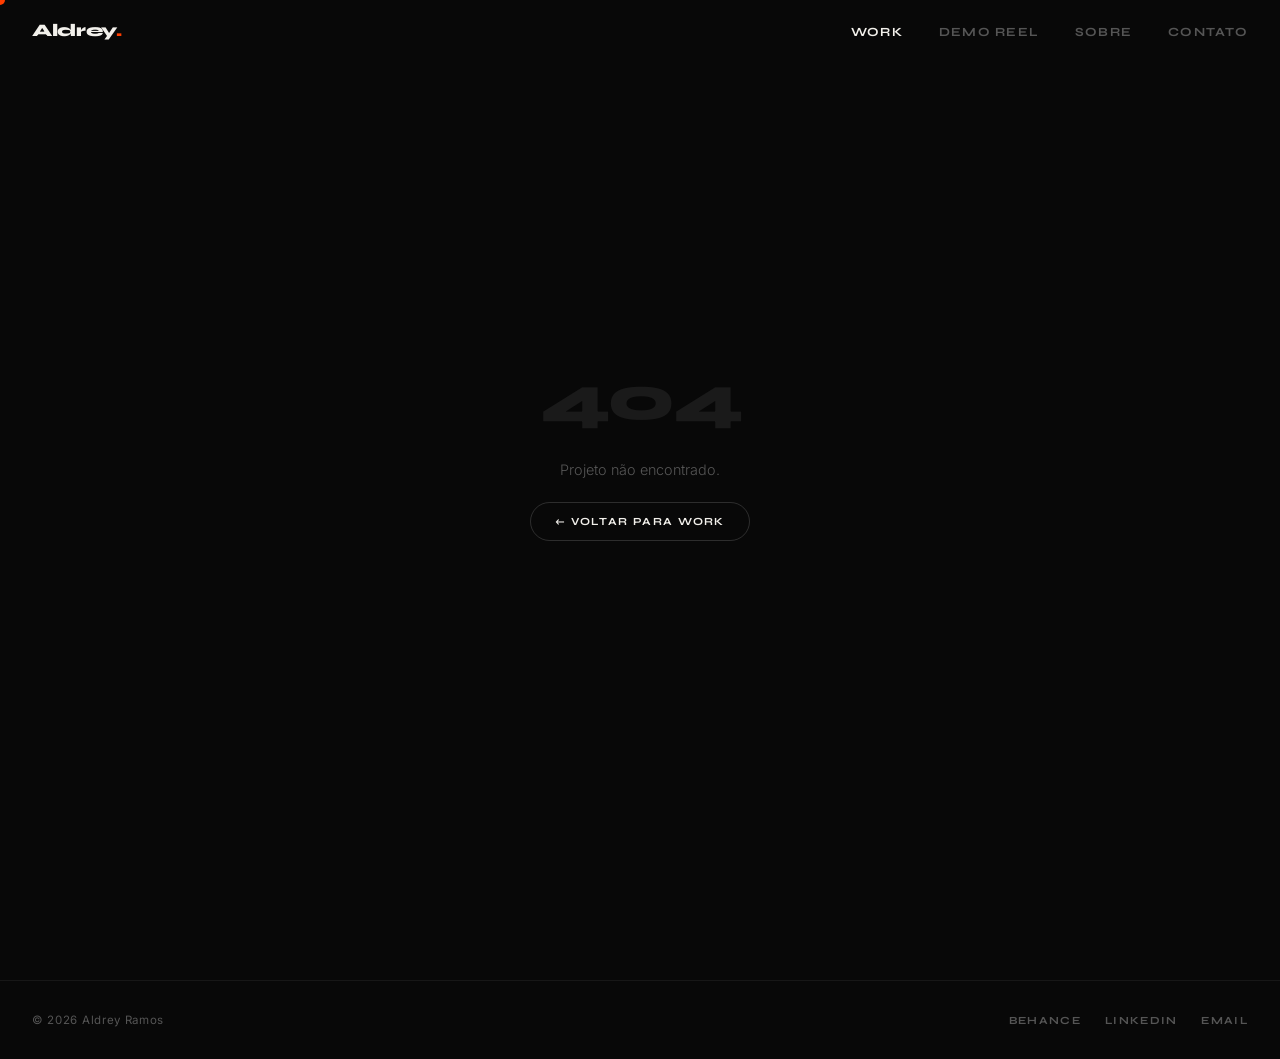
<file: project.html>
<!DOCTYPE html>
<html lang="pt-BR">
<head>
  <meta charset="UTF-8" />
  <link rel="icon" type="image/svg+xml" href="assets/favicon.svg" />
  <link rel="shortcut icon" type="image/svg+xml" href="assets/favicon.svg" />
  <meta name="description" content="Página do projeto — portfólio de Aldrey Ramos, motion designer de Recife." />
  <meta property="og:type"   content="article" />
  <meta property="og:locale" content="pt_BR" />
  <link rel="preconnect" href="https://fonts.googleapis.com" />
  <link rel="preconnect" href="https://fonts.gstatic.com" crossorigin />
  <link href="https://fonts.googleapis.com/css2?family=Syne:wght@700;800&family=Inter:wght@300;400;500&display=swap" rel="stylesheet" />
  <link rel="stylesheet" href="css/style.css" />
</head>
<body>

<div id="cur" aria-hidden="true"></div>
<div id="cur-ring" aria-hidden="true"></div>
<div id="pt" aria-hidden="true"></div>

<!-- NAV -->
<nav id="nav" role="navigation" aria-label="Navegação principal">
  <a href="index.html" class="nav-logo">Aldrey<span>.</span></a>
  <ul class="nav-links" role="list">
    <li><a href="index.html"     class="active">Work</a></li>
    <li><a href="demoreel.html">Demo Reel</a></li>
    <li><a href="sobre.html">Sobre</a></li>
    <li><a href="contato.html">Contato</a></li>
  </ul>
  <button class="nav-burger" id="burger" aria-expanded="false" aria-controls="drawer" aria-label="Menu">
    <span></span><span></span><span></span>
  </button>
</nav>
<div class="nav-drawer" id="drawer" role="menu">
  <a href="index.html"     class="active" role="menuitem">Work</a>
  <a href="demoreel.html"                 role="menuitem">Demo Reel</a>
  <a href="sobre.html"                    role="menuitem">Sobre</a>
  <a href="contato.html"                  role="menuitem">Contato</a>
</div>

<!-- ESTADOS DE CARREGAMENTO -->
<div id="state-loading" style="
  min-height:100svh; display:flex; flex-direction:column;
  align-items:center; justify-content:center; gap:16px;
  color:#555; font-family:'Syne',sans-serif; font-size:.68rem;
  letter-spacing:.14em; text-transform:uppercase;">
  <div style="
    width:32px; height:32px; border-radius:50%;
    border:1.5px solid #222; border-top-color:#ff3d00;
    animation:spin .7s linear infinite;">
  </div>
  <span>Carregando</span>
</div>
<style>@keyframes spin{to{transform:rotate(360deg)}}</style>

<div id="state-404" style="
  min-height:100svh; display:none; flex-direction:column;
  align-items:center; justify-content:center; gap:24px; text-align:center;
  padding:32px;">
  <p style="font-family:'Syne',sans-serif;font-size:4rem;font-weight:800;
     letter-spacing:-.04em;color:#1a1a1a;">404</p>
  <p style="color:#555;font-size:.9rem;font-weight:300;">Projeto não encontrado.</p>
  <a href="index.html" class="btn btn-out">← Voltar para Work</a>
</div>

<!-- CONTEÚDO -->
<main id="proj-main" style="display:none;" role="main">

  <!-- breadcrumb -->
  <div class="pg fi" style="padding-bottom:0;">
    <nav aria-label="Breadcrumb" style="
      display:flex; align-items:center; gap:8px;
      font-family:'Syne',sans-serif; font-size:.62rem; font-weight:700;
      letter-spacing:.12em; text-transform:uppercase; color:#444;
      margin-bottom:40px;">
      <a href="index.html" style="color:#444; transition:color .25s;"
         onmouseover="this.style.color='#ff3d00'" onmouseout="this.style.color='#444'">Work</a>
      <span style="color:#222;">›</span>
      <span id="bc-cat" style="color:#333;"></span>
      <span style="color:#222;">›</span>
      <span id="bc-title" style="color:#555;" aria-current="page"></span>
    </nav>

    <!-- eyebrow + título -->
    <p class="eyebrow fi" id="proj-cat-tag"></p>
    <h1 class="pg-title fi" id="proj-title"></h1>
  </div>

  <!-- mídia principal -->
  <div id="proj-media" class="fi" style="padding: 0;"></div>

  <!-- body -->
  <div class="pg">
    <div class="proj-body fi">

      <!-- coluna esquerda: descrição + behance -->
      <div>
        <p class="proj-desc" id="proj-desc"></p>
        <div id="proj-behance"></div>
      </div>

      <!-- coluna direita: metadados -->
      <aside class="proj-meta" aria-label="Detalhes do projeto">
        <div>
          <span class="meta-label">Categoria</span>
          <p class="meta-val" id="proj-cat-val"></p>
        </div>
        <div id="proj-ano-block">
          <span class="meta-label">Ano</span>
          <p class="meta-val" id="proj-ano-val"></p>
        </div>
        <div>
          <span class="meta-label">Ferramentas</span>
          <div class="tool-tags" id="proj-tools"></div>
        </div>
      </aside>
    </div>

    <div class="divider"></div>

    <!-- navegação prev / next -->
    <nav class="proj-nav fi" id="proj-nav" aria-label="Projeto anterior e próximo"></nav>
  </div>
</main>

<!-- FOOTER -->
<footer role="contentinfo">
  <p class="foot-copy">&copy; <span id="yr"></span> Aldrey Ramos</p>
  <nav class="foot-links" aria-label="Links externos">
    <a href="https://www.behance.net/aldreyramos"          target="_blank" rel="noopener noreferrer">Behance</a>
    <a href="https://www.linkedin.com/in/aldrey-ramotion/" target="_blank" rel="noopener noreferrer">LinkedIn</a>
    <a href="mailto:aldreyjramos73@gmail.com">Email</a>
  </nav>
</footer>

<script src="js/projects.js"></script>
<script src="js/main.js"></script>
<script>
(function renderProject() {
  const id  = new URLSearchParams(location.search).get('id');
  const stL = document.getElementById('state-loading');
  const st4 = document.getElementById('state-404');
  const pm  = document.getElementById('proj-main');

  function show(el) {
    stL.style.display = 'none';
    st4.style.display = 'none';
    pm.style.display  = 'none';
    el.style.display  = el === st4 ? 'flex' : 'block';
  }

  if (!id) { show(st4); return; }

  const p = PROJETOS.find(x => x.id === id);
  if (!p)  { show(st4); return; }

  const catLabel = CATEGORIAS.find(c => c.slug === p.categoria)?.label || p.categoria;

  /* title + OG */
  document.title = `${p.titulo} — Aldrey Ramos`;

  /* breadcrumb */
  document.getElementById('bc-cat').textContent   = catLabel;
  document.getElementById('bc-title').textContent = p.titulo;

  /* eyebrow + título */
  document.getElementById('proj-cat-tag').textContent = catLabel;
  document.getElementById('proj-title').textContent   = p.titulo;

  /* ano */
  if (p.ano) {
    document.getElementById('proj-ano-val').textContent = p.ano;
  } else {
    document.getElementById('proj-ano-block').style.display = 'none';
  }

  /* categoria */
  document.getElementById('proj-cat-val').textContent = catLabel;

  /* ferramentas */
  const toolsWrap = document.getElementById('proj-tools');
  (p.ferramentas || []).forEach(f => {
    const s = document.createElement('span');
    s.className   = 'tool-tag';
    s.textContent = f;
    toolsWrap.appendChild(s);
  });

  /* descrição */
  document.getElementById('proj-desc').textContent = p.descricao || '';

  /* behance */
  if (p.linkBehance) {
    document.getElementById('proj-behance').innerHTML = `
      <a href="${p.linkBehance}" target="_blank" rel="noopener noreferrer" class="proj-behance"
         aria-label="Ver no Behance">
        <svg width="14" height="14" viewBox="0 0 24 24" fill="currentColor" aria-hidden="true">
          <path d="M22 7h-7V5h7v2zm1.726 10c-.442 1.297-2.029 3-5.101 3-3.074
          0-5.513-1.987-5.513-5.517 0-3.616 2.409-5.65 5.425-5.65 3.031 0
          4.891 1.945 5.063 4.724H15.017c.052 1.9 1.351 2.98 2.843 2.98
          1.237 0 2.058-.639 2.452-1.537h3.414zm-7.741-3.97c-.04-1.565
          -1.016-2.52-2.423-2.52-1.389 0-2.397.987-2.507 2.52h4.93zM7.178
          16.8c1.258 0 1.906-.534 1.906-1.393 0-.919-.716-1.24-1.906-1.24
          H4.878v2.633h2.3zm-.5-5.01c1.103 0 1.72-.41 1.72-1.253
          0-.815-.617-1.16-1.72-1.16H4.878v2.413h1.8zM0 5.5h7.5
          c1.95 0 4.034.7 4.034 3.143 0 1.407-.79 2.282-1.966
          2.738 1.498.386 2.432 1.465 2.432 3.153 0 2.847-2.137
          3.966-4.734 3.966H0V5.5z"/>
        </svg>
        Ver no Behance
      </a>`;
  }

  /* mídia */
  const mediaEl = document.getElementById('proj-media');
  const embedUrl = getVideoEmbedUrl(p);
  const prevUrl  = getPreviewUrl(p);
  const fbUrl    = getPreviewFallbackUrl(p);
  const noFile   = isPlaceholder(p);

  if (p.tipo === 'imagem') {
    mediaEl.className = 'fi';
    mediaEl.style.cssText = 'padding:0 32px; max-width:1100px; margin:0 auto;';
    if (!noFile && prevUrl) {
      mediaEl.innerHTML = `
        <div class="proj-img">
          <img src="${prevUrl}" alt="${p.titulo}" loading="lazy"
               onerror="if(!this.dataset.fb){this.dataset.fb=1;this.src='${fbUrl}'}" />
        </div>`;
    } else {
      mediaEl.innerHTML = skelBox('Imagem em breve');
    }
  } else {
    mediaEl.className = 'fi';
    mediaEl.style.cssText = 'padding:0;';
    if (!noFile && embedUrl) {
      mediaEl.innerHTML = `
        <div class="proj-video">
          <iframe src="${embedUrl}" title="${p.titulo}"
                  allow="autoplay; fullscreen" allowfullscreen loading="lazy"></iframe>
        </div>`;
    } else {
      mediaEl.innerHTML = `<div class="proj-video">${skelBox('Vídeo em breve')}</div>`;
    }
  }

  /* nav prev/next */
  const idx  = PROJETOS.findIndex(x => x.id === id);
  const prev = PROJETOS[idx - 1];
  const next = PROJETOS[idx + 1];
  const nav  = document.getElementById('proj-nav');

  nav.innerHTML = `
    ${prev
      ? `<a href="project.html?id=${encodeURIComponent(prev.id)}"
            class="pn-item" aria-label="Anterior: ${prev.titulo}">
           <span class="pn-dir">← Anterior</span>
           <span class="pn-name">${prev.titulo}</span>
         </a>`
      : '<div></div>'
    }
    ${next
      ? `<a href="project.html?id=${encodeURIComponent(next.id)}"
            class="pn-item right" aria-label="Próximo: ${next.titulo}">
           <span class="pn-dir">Próximo →</span>
           <span class="pn-name">${next.titulo}</span>
         </a>`
      : '<div></div>'
    }`;

  show(pm);

  /* scroll reveal */
  requestAnimationFrame(() => {
    const obs = new IntersectionObserver(es => {
      es.forEach(e => { if (e.isIntersecting) { e.target.classList.add('in'); obs.unobserve(e.target); }});
    }, { threshold: 0.06 });
    document.querySelectorAll('.fi').forEach(el => obs.observe(el));
  });

  function skelBox(label) {
    return `
      <div style="position:relative;width:100%;padding-bottom:56.25%;background:#111;">
        <div class="card-skel" style="position:absolute;inset:0;"></div>
        <div style="position:absolute;inset:0;display:flex;flex-direction:column;
             align-items:center;justify-content:center;gap:10px;color:#444;">
          <svg width="36" height="36" viewBox="0 0 24 24" fill="none"
               stroke="currentColor" stroke-width="1.2" opacity=".4">
            <polygon points="5 3 19 12 5 21 5 3"/>
          </svg>
          <span style="font-family:'Syne',sans-serif;font-size:.6rem;
                letter-spacing:.14em;text-transform:uppercase;opacity:.4;">${label}</span>
        </div>
      </div>`;
  }
})();
</script>
<script>
(function () {
  function removeNetlifyBadge() {
    document.querySelectorAll('#nl-badge, .nl-badge, .nl-wrap, [data-nl-ready]').forEach(el => el.remove());
    document.querySelectorAll('body > div[style*="z-index: 2147483645"]').forEach(el => el.remove());
  }
  removeNetlifyBadge();
  new MutationObserver(removeNetlifyBadge).observe(document.body, { childList: true, subtree: true });
})();
</script>
</body>
</html>
</file>
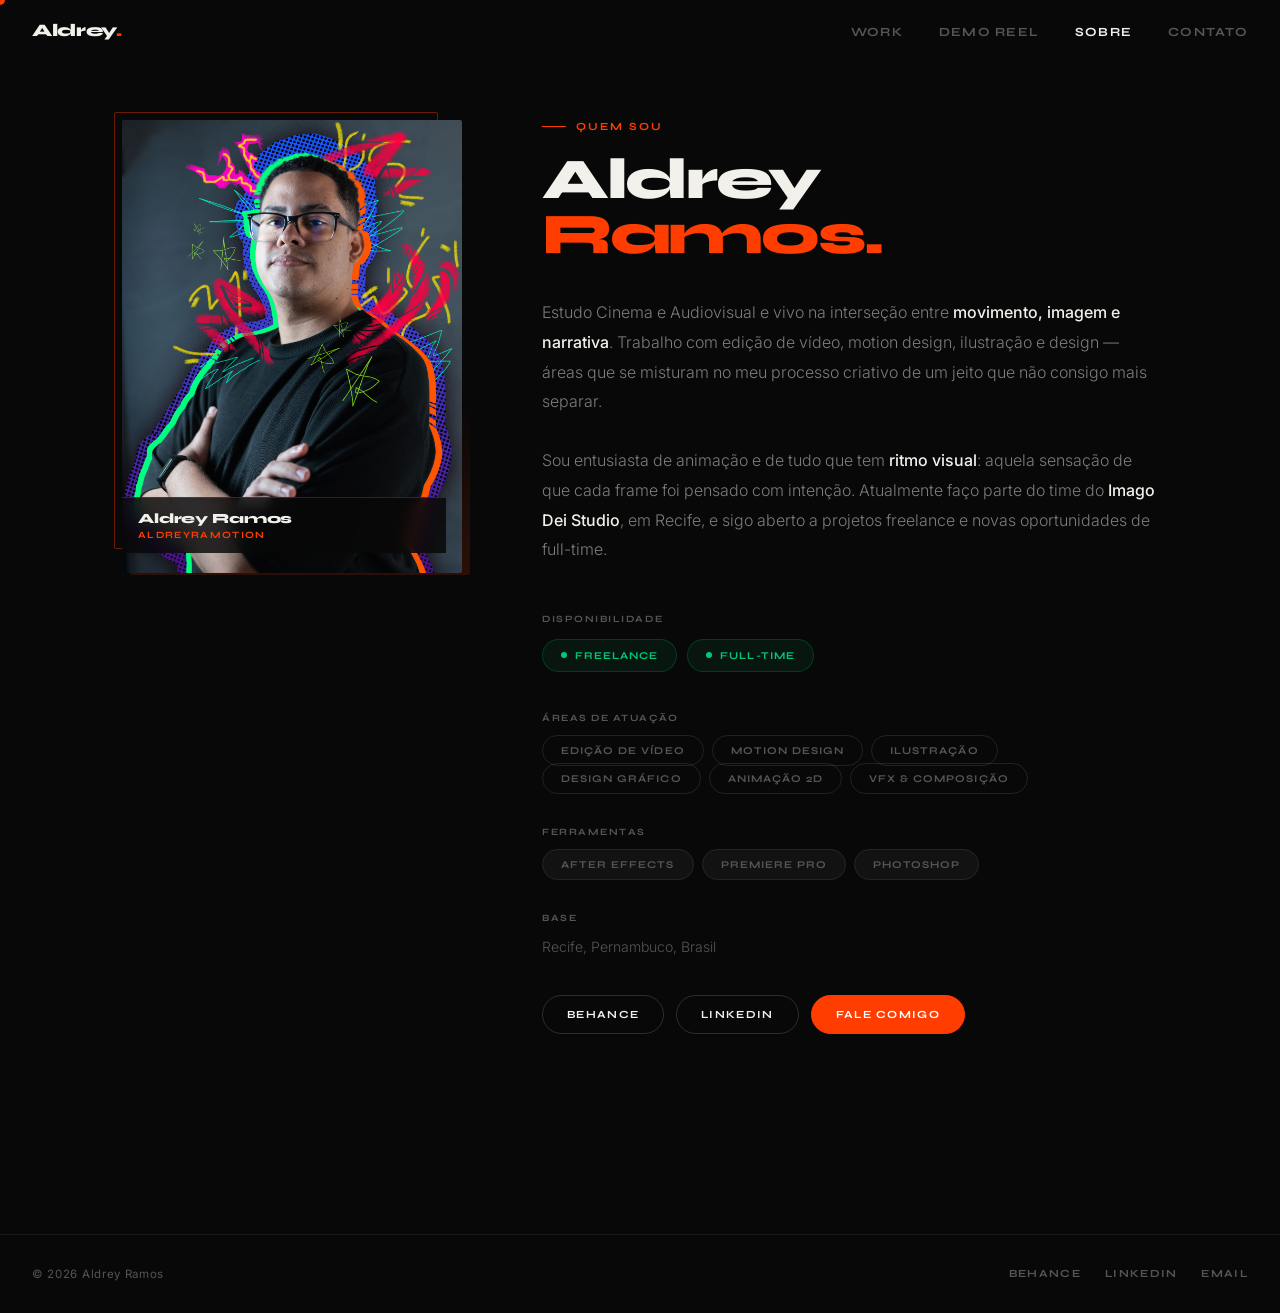
<file: sobre.html>
<!DOCTYPE html>
<html lang="pt-BR">
<head>
  <meta charset="UTF-8" />
  <link rel="icon" type="image/svg+xml" href="assets/favicon.svg" />
  <link rel="shortcut icon" type="image/svg+xml" href="assets/favicon.svg" />
  <meta name="description" content="Aldrey Ramos — motion designer, editor de vídeo e ilustrador de Recife, PE. Disponível para freelance e full-time." />
  <meta property="og:type"        content="profile" />
  <meta property="og:title"       content="Sobre — Aldrey Ramos" />
  <meta property="og:description" content="Motion designer, editor de vídeo e ilustrador de Recife, PE." />
  <meta property="og:url"         content="https://aldreyramotion.com/sobre.html" />
  <meta property="og:image"       content="https://aldreyramotion.com/assets/og-image.jpg" />
  <meta property="og:image:width" content="1200" />
  <meta property="og:image:height" content="630" />
  <meta property="og:locale"      content="pt_BR" />
  <meta name="twitter:card"       content="summary_large_image" />
  <meta name="twitter:title"      content="Sobre — Aldrey Ramos" />
  <meta name="twitter:description" content="Motion designer, editor de vídeo e ilustrador de Recife, PE." />
  <meta name="twitter:image"      content="https://aldreyramotion.com/assets/og-image.jpg" />
  <link rel="preconnect" href="https://fonts.googleapis.com" />
  <link rel="preconnect" href="https://fonts.gstatic.com" crossorigin />
  <link href="https://fonts.googleapis.com/css2?family=Syne:wght@700;800&family=Inter:wght@300;400;500&display=swap" rel="stylesheet" />
  <link rel="stylesheet" href="css/style.css" />
</head>
<body>

<div id="cur" aria-hidden="true"></div>
<div id="cur-ring" aria-hidden="true"></div>
<div id="pt" aria-hidden="true"></div>

<!-- NAV -->
<nav id="nav" role="navigation" aria-label="Navegação principal">
  <a href="index.html" class="nav-logo">Aldrey<span>.</span></a>
  <ul class="nav-links" role="list">
    <li><a href="index.html">Work</a></li>
    <li><a href="demoreel.html">Demo Reel</a></li>
    <li><a href="sobre.html" class="active" aria-current="page">Sobre</a></li>
    <li><a href="contato.html">Contato</a></li>
  </ul>
  <button class="nav-burger" id="burger" aria-expanded="false" aria-controls="drawer" aria-label="Menu">
    <span></span><span></span><span></span>
  </button>
</nav>
<div class="nav-drawer" id="drawer" role="menu">
  <a href="index.html"               role="menuitem">Work</a>
  <a href="demoreel.html"            role="menuitem">Demo Reel</a>
  <a href="sobre.html" class="active" role="menuitem" aria-current="page">Sobre</a>
  <a href="contato.html"             role="menuitem">Contato</a>
</div>

<!-- SOBRE -->
<main role="main">
  <div class="sobre-wrap">

    <!-- foto -->
    <aside class="sobre-photo-col fi" aria-label="Foto de Aldrey Ramos">
      <div class="sobre-photo-wrap">
        <img
          src="assets/aldrey-foto.jpg"
          alt="Aldrey Ramos, motion designer, de braços cruzados com ilustrações coloridas ao fundo"
          class="sobre-photo"
          onerror="this.closest('.sobre-photo-wrap').innerHTML='<div class=sobre-skel>Foto em breve</div>'"
        />
        <!-- tag flutuante com nome -->
        <div class="sobre-photo-tag" aria-hidden="true">
          <span class="spt-name">Aldrey Ramos</span>
          <span class="spt-role">aldreyramotion</span>
        </div>
      </div>
    </aside>

    <!-- texto -->
    <section aria-label="Sobre Aldrey Ramos">

      <p class="eyebrow fi">Quem sou</p>

      <h1 class="sobre-big fi">
        Aldrey<br>
        <span>Ramos.</span>
      </h1>

      <p class="sobre-bio fi">
        Estudo Cinema e Audiovisual e vivo na interseção entre
        <strong>movimento, imagem e narrativa</strong>. Trabalho com edição de vídeo,
        motion design, ilustração e design — áreas que se misturam no meu processo
        criativo de um jeito que não consigo mais separar.
        <br><br>
        Sou entusiasta de animação e de tudo que tem <strong>ritmo visual</strong>:
        aquela sensação de que cada frame foi pensado com intenção.
        Atualmente faço parte do time do <strong>Imago Dei Studio</strong>, em Recife,
        e sigo aberto a projetos freelance e novas oportunidades de full-time.
      </p>

      <!-- disponibilidade -->
      <div class="sobre-section fi">
        <span class="meta-label">Disponibilidade</span>
        <div style="display:flex; gap:10px; flex-wrap:wrap; margin-top:10px;">
          <span class="avail-badge"><span class="avail-dot"></span>Freelance</span>
          <span class="avail-badge"><span class="avail-dot"></span>Full-time</span>
        </div>
      </div>

      <!-- áreas -->
      <div class="sobre-section fi">
        <span class="meta-label">Áreas de atuação</span>
        <ul class="areas" role="list" style="margin-top:12px;">
          <li><span class="area-pill">Edição de Vídeo</span></li>
          <li><span class="area-pill">Motion Design</span></li>
          <li><span class="area-pill">Ilustração</span></li>
          <li><span class="area-pill">Design Gráfico</span></li>
          <li><span class="area-pill">Animação 2D</span></li>
          <li><span class="area-pill">VFX &amp; Composição</span></li>
        </ul>
      </div>

      <!-- ferramentas -->
      <div class="sobre-section fi">
        <span class="meta-label">Ferramentas</span>
        <ul class="tools-grid" role="list" style="margin-top:12px;">
          <li><span class="tool-pill">After Effects</span></li>
          <li><span class="tool-pill">Premiere Pro</span></li>
          <li><span class="tool-pill">Photoshop</span></li>
        </ul>
      </div>

      <!-- base -->
      <div class="sobre-section fi">
        <span class="meta-label">Base</span>
        <p style="color:#555; font-size:.88rem; font-weight:300; margin-top:8px;">
          Recife, Pernambuco, Brasil
        </p>
      </div>

      <!-- CTAs -->
      <div class="sobre-ctas fi">
        <a href="https://www.behance.net/aldreyramos"
           target="_blank" rel="noopener noreferrer"
           class="btn btn-out">Behance</a>
        <a href="https://www.linkedin.com/in/aldrey-ramotion/"
           target="_blank" rel="noopener noreferrer"
           class="btn btn-out">LinkedIn</a>
        <a href="contato.html" class="btn btn-fill">Fale comigo</a>
      </div>

    </section>
  </div>
</main>

<!-- FOOTER -->
<footer role="contentinfo">
  <p class="foot-copy">&copy; <span id="yr"></span> Aldrey Ramos</p>
  <nav class="foot-links" aria-label="Links externos">
    <a href="https://www.behance.net/aldreyramos"          target="_blank" rel="noopener noreferrer">Behance</a>
    <a href="https://www.linkedin.com/in/aldrey-ramotion/" target="_blank" rel="noopener noreferrer">LinkedIn</a>
    <a href="mailto:aldreyjramos73@gmail.com">Email</a>
  </nav>
</footer>

<script src="js/projects.js"></script>
<script src="js/main.js"></script>
<script>
(function () {
  function removeNetlifyBadge() {
    document.querySelectorAll('#nl-badge, .nl-badge, .nl-wrap, [data-nl-ready]').forEach(el => el.remove());
    document.querySelectorAll('body > div[style*="z-index: 2147483645"]').forEach(el => el.remove());
  }
  removeNetlifyBadge();
  new MutationObserver(removeNetlifyBadge).observe(document.body, { childList: true, subtree: true });
})();
</script>
</body>
</html>
</file>
<file: css/style.css>
/* ============================================================
   ALDREY RAMOS — PORTFOLIO
   Inspiração estrutural: supernovaduo.cc
   Identidade própria: tipografia Display, grid imersivo, laranja
   ============================================================ */

@import url('https://fonts.googleapis.com/css2?family=Syne:wght@700;800&family=Inter:wght@300;400;500&display=swap');

/* ----------------------------------------------------------
   RESET & VARIÁVEIS
---------------------------------------------------------- */
*, *::before, *::after { box-sizing: border-box; margin: 0; padding: 0; }

:root {
  --bg:         #080808;
  --bg-card:    #111;
  --text:       #f2f0eb;
  --muted:      #555;
  --accent:     #ff3d00;
  --nav-h:      60px;
  --gap:        2px;           /* gap entre cards */
  --ease:       cubic-bezier(.4,0,.2,1);
  --font-d:     'Syne', sans-serif;
  --font-b:     'Inter', sans-serif;
}

html { scroll-behavior: smooth; font-size: 16px; }

body {
  background: var(--bg);
  color: var(--text);
  font-family: var(--font-b);
  overflow-x: hidden;
  cursor: none;
}
body.no-cursor { cursor: auto; }

a { color: inherit; text-decoration: none; }
img, video, iframe { display: block; max-width: 100%; }
ul { list-style: none; }
button { font-family: inherit; cursor: none; border: none; background: none; }
::selection { background: var(--accent); color: #fff; }

/* Scrollbar */
::-webkit-scrollbar { width: 4px; }
::-webkit-scrollbar-track { background: var(--bg); }
::-webkit-scrollbar-thumb { background: #222; border-radius: 2px; }
::-webkit-scrollbar-thumb:hover { background: var(--accent); }

/* ----------------------------------------------------------
   CURSOR
---------------------------------------------------------- */
#cur { 
  position: fixed; top: 0; left: 0;
  width: 10px; height: 10px;
  background: var(--accent);
  border-radius: 50%;
  pointer-events: none;
  z-index: 9999;
  transform: translate(-50%,-50%);
  transition: width .2s, height .2s, opacity .2s;
  will-change: transform;
}
#cur-ring {
  position: fixed; top: 0; left: 0;
  width: 34px; height: 34px;
  border: 1px solid rgba(255,61,0,.4);
  border-radius: 50%;
  pointer-events: none;
  z-index: 9998;
  transform: translate(-50%,-50%);
  will-change: transform;
}
body.ch #cur { width: 5px; height: 5px; }
body.ch #cur-ring { width: 48px; height: 48px; border-color: var(--accent); }

/* ----------------------------------------------------------
   NAV
---------------------------------------------------------- */
#nav {
  position: fixed; top: 0; left: 0; right: 0;
  height: var(--nav-h);
  display: flex; align-items: center; justify-content: space-between;
  padding: 0 32px;
  z-index: 200;
  mix-blend-mode: normal;
}

/* Fundo só quando a página tem conteúdo scrollado */
#nav.solid {
  background: rgba(8,8,8,.92);
  backdrop-filter: blur(10px);
  border-bottom: 1px solid rgba(255,255,255,.05);
}

.nav-logo {
  font-family: var(--font-d);
  font-size: 1.1rem;
  font-weight: 800;
  letter-spacing: -.02em;
  color: var(--text);
  transition: color .3s;
}
.nav-logo span { color: var(--accent); }
.nav-logo:hover { color: var(--accent); }

.nav-links {
  display: flex; gap: 36px; align-items: center;
}
.nav-links a {
  font-family: var(--font-d);
  font-size: .78rem;
  font-weight: 700;
  letter-spacing: .1em;
  text-transform: uppercase;
  color: var(--muted);
  transition: color .25s;
}
.nav-links a:hover, .nav-links a.active { color: var(--text); }

/* Mobile */
.nav-burger {
  display: none; flex-direction: column; gap: 5px; padding: 4px;
}
.nav-burger span {
  display: block; width: 22px; height: 1.5px; background: var(--text);
  transition: transform .3s var(--ease), opacity .3s;
}
.nav-burger.open span:nth-child(1) { transform: translateY(6.5px) rotate(45deg); }
.nav-burger.open span:nth-child(2) { opacity: 0; }
.nav-burger.open span:nth-child(3) { transform: translateY(-6.5px) rotate(-45deg); }

.nav-drawer {
  display: none;
  position: fixed; top: var(--nav-h); left: 0; right: 0; bottom: 0;
  background: var(--bg);
  flex-direction: column; justify-content: center; align-items: center; gap: 48px;
  z-index: 199;
}
.nav-drawer.open { display: flex; }
.nav-drawer a {
  font-family: var(--font-d);
  font-size: 2.5rem;
  font-weight: 800;
  color: var(--muted);
  letter-spacing: -.02em;
  transition: color .2s;
}
.nav-drawer a:hover, .nav-drawer a.active { color: var(--text); }

/* ----------------------------------------------------------
   HERO — página Work
---------------------------------------------------------- */
.hero {
  display: flex; flex-direction: column; justify-content: flex-end;
  padding: calc(var(--nav-h) + 40px) 32px 48px;
}

.hero-eyebrow {
  font-family: var(--font-d);
  font-size: .7rem;
  font-weight: 700;
  letter-spacing: .18em;
  text-transform: uppercase;
  color: var(--accent);
  margin-bottom: 20px;
  display: flex; align-items: center; gap: 10px;
}
.hero-eyebrow::before {
  content: '';
  display: block; width: 28px; height: 1px; background: var(--accent);
}

.hero-title {
  font-family: var(--font-d);
  font-size: clamp(3.2rem, 9vw, 8.5rem);
  font-weight: 800;
  line-height: .95;
  letter-spacing: -.04em;
  color: var(--text);
  margin-bottom: 32px;
}
.hero-title em {
  font-style: normal;
  color: var(--text);
}
.hero-title .acc { color: var(--accent); -webkit-text-stroke: 0; }

.hero-sub {
  font-size: clamp(.85rem, 1.5vw, 1rem);
  color: var(--muted);
  max-width: 420px;
  line-height: 1.7;
  margin-bottom: 40px;
  font-weight: 300;
}

.hero-bottom {
  display: flex; align-items: flex-end; justify-content: space-between; flex-wrap: wrap; gap: 24px;
}

.hero-scroll {
  font-family: var(--font-d);
  font-size: .65rem;
  font-weight: 700;
  letter-spacing: .14em;
  text-transform: uppercase;
  color: var(--muted);
  display: flex; align-items: center; gap: 8px;
}
.hero-scroll::after {
  content: '';
  display: block; width: 40px; height: 1px; background: var(--muted);
}

/* ----------------------------------------------------------
   FILTRO
---------------------------------------------------------- */
#filter-wrap {
  padding: 20px 32px 12px;
  display: flex;
  flex-wrap: wrap;
  gap: 8px;
  align-items: center;
  min-height: 0;
}

.f-all {
  font-family: var(--font-d);
  font-size: .68rem;
  font-weight: 700;
  letter-spacing: .14em;
  text-transform: uppercase;
  color: var(--muted);
  margin-right: 16px;
}

.chip {
  font-family: var(--font-d);
  font-size: .68rem;
  font-weight: 700;
  letter-spacing: .1em;
  text-transform: uppercase;
  padding: 7px 16px;
  border-radius: 100px;
  border: 1px solid rgba(255,255,255,.1);
  color: var(--muted);
  transition: background .25s, color .25s, border-color .25s;
}
.chip:hover { color: var(--text); border-color: rgba(255,255,255,.3); }
.chip.on { background: var(--accent); border-color: var(--accent); color: #fff; }

/* ----------------------------------------------------------
   GRID DE PROJETOS
---------------------------------------------------------- */
#grid {
  display: grid;
  grid-template-columns: repeat(3, 1fr);
  gap: var(--gap);
  padding: 0 0 var(--gap);
}

/* Animação de entrada */
.card-wrap {
  opacity: 0;
  transform: translateY(20px);
  transition: opacity .5s var(--ease), transform .5s var(--ease);
}
.card-wrap.in  { opacity: 1; transform: none; }
.card-wrap.out { opacity: 0; transform: scale(.97); pointer-events: none;
                 transition: opacity .2s, transform .2s; }
.card-wrap.hide { display: none; }

/* Card */
.card {
  position: relative;
  display: block;
  aspect-ratio: 16/9;
  overflow: hidden;
  background: var(--bg-card);
}

/* Thumbnail — img (Drive thumbnail) */
.card-thumb {
  position: absolute; inset: 0;
  width: 100%; height: 100%;
  object-fit: cover;
  transition: transform .6s var(--ease), filter .4s;
  filter: brightness(.7) saturate(.6);
  will-change: transform, filter;
}

/* Overlay escuro */
.card-overlay {
  position: absolute; inset: 0;
  background: linear-gradient(to top, rgba(8,8,8,.9) 0%, rgba(8,8,8,.2) 50%, transparent 100%);
  opacity: 0;
  transition: opacity .4s var(--ease);
}

/* Info */
.card-info {
  position: absolute; bottom: 0; left: 0; right: 0;
  padding: 20px 18px;
  transform: translateY(8px);
  opacity: 0;
  transition: transform .4s var(--ease), opacity .4s var(--ease);
}
.card-cat {
  font-family: var(--font-d);
  font-size: .6rem;
  font-weight: 700;
  letter-spacing: .16em;
  text-transform: uppercase;
  color: var(--accent);
  margin-bottom: 4px;
}
.card-name {
  font-family: var(--font-d);
  font-size: clamp(.8rem, 1.4vw, .95rem);
  font-weight: 800;
  line-height: 1.15;
  letter-spacing: -.01em;
  color: var(--text);
}

/* Número do projeto */
.card-num {
  position: absolute; top: 14px; right: 14px;
  font-family: var(--font-d);
  font-size: .6rem;
  font-weight: 700;
  color: rgba(255,255,255,.25);
  letter-spacing: .08em;
  opacity: 0;
  transition: opacity .3s;
}

/* HOVER */
.card:hover .card-thumb { transform: scale(1.04); filter: brightness(1) saturate(1); }
.card:hover .card-overlay { opacity: 1; }
.card:hover .card-info { transform: none; opacity: 1; }
.card:hover .card-num { opacity: 1; }

/* Sem hover (touch) */
@media (hover: none) {
  .card-thumb { filter: brightness(.75) saturate(.8); }
  .card-overlay { opacity: 1; }
  .card-info { transform: none; opacity: 1; }
}

/* Skeleton placeholder */
.card-skel {
  position: absolute; inset: 0;
  background: linear-gradient(110deg, #111 30%, #1a1a1a 50%, #111 70%);
  background-size: 200% 100%;
  animation: skel 1.6s linear infinite;
}
@keyframes skel { 0% { background-position: 200% 0; } 100% { background-position: -200% 0; } }

/* Grid empty */
#grid-empty {
  display: none;
  grid-column: 1/-1;
  text-align: center;
  padding: 80px 0;
  color: var(--muted);
  font-size: .85rem;
  letter-spacing: .1em;
}

/* ----------------------------------------------------------
   FOOTER
---------------------------------------------------------- */
footer {
  padding: 32px;
  display: flex; align-items: center; justify-content: space-between; flex-wrap: wrap; gap: 16px;
  border-top: 1px solid rgba(255,255,255,.06);
  margin-top: 80px;
}
.foot-copy { font-size: .72rem; color: var(--muted); letter-spacing: .06em; }
.foot-links { display: flex; gap: 24px; }
.foot-links a {
  font-family: var(--font-d);
  font-size: .68rem;
  font-weight: 700;
  letter-spacing: .12em;
  text-transform: uppercase;
  color: var(--muted);
  transition: color .25s;
}
.foot-links a:hover { color: var(--accent); }

/* ----------------------------------------------------------
   PAGE TRANSITION
---------------------------------------------------------- */
#pt {
  position: fixed; inset: 0;
  background: var(--bg);
  z-index: 9990;
  pointer-events: none;
  opacity: 0;
  transition: opacity .28s var(--ease);
}
#pt.on { opacity: 1; }

/* ----------------------------------------------------------
   PÁGINAS INTERNAS — wrapper
---------------------------------------------------------- */
.pg {
  padding-top: calc(var(--nav-h) + 60px);
  padding-bottom: 120px;
  max-width: 1100px;
  margin: 0 auto;
  padding-left: 32px;
  padding-right: 32px;
}

/* Eyebrow reutilizável */
.eyebrow {
  font-family: var(--font-d);
  font-size: .68rem;
  font-weight: 700;
  letter-spacing: .18em;
  text-transform: uppercase;
  color: var(--accent);
  display: flex; align-items: center; gap: 10px;
  margin-bottom: 20px;
}
.eyebrow::before { content: ''; display: block; width: 24px; height: 1px; background: var(--accent); }

/* Título de página */
.pg-title {
  font-family: var(--font-d);
  font-size: clamp(2.4rem, 6vw, 5.5rem);
  font-weight: 800;
  line-height: .95;
  letter-spacing: -.04em;
  margin-bottom: 48px;
}

/* Divisor */
.divider { width: 100%; height: 1px; background: rgba(255,255,255,.07); margin: 60px 0; }

/* ----------------------------------------------------------
   PROJETO INDIVIDUAL
---------------------------------------------------------- */
.proj-video {
  position: relative;
  width: 100%; padding-bottom: 56.25%;
  background: var(--bg-card);
  border-radius: 2px;
  overflow: hidden;
  margin-bottom: 52px;
}
.proj-video iframe, .proj-video video {
  position: absolute; inset: 0;
  width: 100%; height: 100%; border: none;
}

.proj-img { width: 100%; border-radius: 2px; overflow: hidden; margin-bottom: 52px; }
.proj-img img { width: 100%; height: auto; }

.proj-body {
  display: grid;
  grid-template-columns: 1fr 280px;
  gap: 64px;
  align-items: start;
}

.proj-desc {
  font-size: 1.05rem;
  color: rgba(242,240,235,.55);
  line-height: 1.8;
  font-weight: 300;
  max-width: 540px;
}

.proj-behance {
  display: inline-flex; align-items: center; gap: 8px;
  margin-top: 28px;
  font-family: var(--font-d);
  font-size: .7rem;
  font-weight: 700;
  letter-spacing: .12em;
  text-transform: uppercase;
  color: var(--text);
  border-bottom: 1px solid rgba(255,255,255,.15);
  padding-bottom: 2px;
  transition: border-color .25s, color .25s;
}
.proj-behance:hover { color: var(--accent); border-color: var(--accent); }

.proj-meta { display: flex; flex-direction: column; gap: 28px; }
.meta-label {
  font-family: var(--font-d);
  font-size: .6rem;
  font-weight: 700;
  letter-spacing: .16em;
  text-transform: uppercase;
  color: var(--muted);
  margin-bottom: 8px;
  display: block;
}
.meta-val { font-size: .88rem; color: var(--text); font-weight: 300; }

.tool-tags { display: flex; flex-wrap: wrap; gap: 6px; margin-top: 8px; }
.tool-tag {
  font-family: var(--font-d);
  font-size: .6rem;
  font-weight: 700;
  letter-spacing: .1em;
  padding: 5px 12px;
  border: 1px solid rgba(255,255,255,.1);
  border-radius: 100px;
  color: var(--muted);
}

/* Nav prev/next */
.proj-nav {
  display: grid;
  grid-template-columns: 1fr 1fr;
  gap: 2px;
  margin-top: 80px;
}
.pn-item {
  padding: 28px 24px;
  background: var(--bg-card);
  display: flex; flex-direction: column; gap: 6px;
  transition: background .25s;
}
.pn-item:hover { background: #161616; }
.pn-item.right { text-align: right; }
.pn-dir {
  font-family: var(--font-d);
  font-size: .6rem;
  font-weight: 700;
  letter-spacing: .14em;
  text-transform: uppercase;
  color: var(--muted);
}
.pn-name {
  font-family: var(--font-d);
  font-size: .92rem;
  font-weight: 800;
  color: var(--text);
  line-height: 1.2;
  letter-spacing: -.01em;
}

/* ----------------------------------------------------------
   DEMO REEL
---------------------------------------------------------- */
.reel-hero {
  min-height: 70svh;
  display: flex; flex-direction: column;
  justify-content: flex-end;
  padding: calc(var(--nav-h) + 40px) 32px 48px;
}

.reel-video {
  position: relative;
  width: 100%; padding-bottom: 56.25%;
  background: var(--bg-card);
  overflow: hidden;
  margin: 0 0 2px;
}
.reel-video iframe { position: absolute; inset: 0; width: 100%; height: 100%; border: none; }

.reel-skel {
  position: absolute; inset: 0;
  background: linear-gradient(110deg, #111 30%, #1a1a1a 50%, #111 70%);
  background-size: 200%; animation: skel 1.6s linear infinite;
}
.reel-skel-icon {
  position: absolute; inset: 0;
  display: flex; align-items: center; justify-content: center;
  color: var(--muted); flex-direction: column; gap: 12px;
}
.reel-skel-icon svg { opacity: .3; }
.reel-skel-icon span { font-family: var(--font-d); font-size: .65rem; letter-spacing: .12em; opacity: .4; }

.reel-grid {
  display: grid;
  grid-template-columns: repeat(3, 1fr);
  gap: var(--gap);
  padding: 0 0 2px;
}

/* ----------------------------------------------------------
   SOBRE
---------------------------------------------------------- */
.sobre-wrap {
  padding-top: calc(var(--nav-h) + 60px);
  padding-bottom: 120px;
  display: grid;
  grid-template-columns: 340px 1fr;
  gap: 80px;
  max-width: 1100px;
  margin: 0 auto;
  padding-left: 32px;
  padding-right: 32px;
  align-items: start;
}

.sobre-photo-col { position: sticky; top: calc(var(--nav-h) + 28px); }

.sobre-photo {
  width: 100%;
  aspect-ratio: 3/4;
  object-fit: cover;
  object-position: top center;
  display: block;
  filter: grayscale(20%);
  transition: filter .4s;
}
.sobre-photo:hover { filter: none; }

.sobre-skel {
  width: 100%; aspect-ratio: 3/4;
  background: var(--bg-card);
  display: flex; align-items: center; justify-content: center;
  color: var(--muted);
  font-family: var(--font-d);
  font-size: .65rem;
  letter-spacing: .12em;
  border: 1px dashed rgba(255,255,255,.08);
}

.sobre-content .eyebrow { margin-bottom: 16px; }

.sobre-big {
  font-family: var(--font-d);
  font-size: clamp(2rem, 4.5vw, 4rem);
  font-weight: 800;
  line-height: .95;
  letter-spacing: -.04em;
  margin-bottom: 36px;
}
.sobre-big span { color: var(--accent); }

.sobre-bio {
  font-size: 1rem;
  color: rgba(242,240,235,.5);
  line-height: 1.85;
  font-weight: 300;
  margin-bottom: 48px;
}
.sobre-bio strong { color: var(--text); font-weight: 500; }

.sobre-section { margin-bottom: 40px; }
.sobre-section .meta-label { margin-bottom: 14px; }

.areas { display: flex; flex-wrap: wrap; gap: 8px; }
.area-pill {
  font-family: var(--font-d);
  font-size: .65rem;
  font-weight: 700;
  letter-spacing: .1em;
  text-transform: uppercase;
  padding: 8px 18px;
  border: 1px solid rgba(255,255,255,.1);
  border-radius: 100px;
  color: var(--muted);
  transition: all .25s;
}
.area-pill:hover { border-color: var(--accent); color: var(--accent); }

.tools-grid { display: flex; flex-wrap: wrap; gap: 8px; }
.tool-pill {
  font-family: var(--font-d);
  font-size: .65rem;
  font-weight: 700;
  letter-spacing: .1em;
  text-transform: uppercase;
  padding: 8px 18px;
  background: rgba(255,255,255,.04);
  border: 1px solid rgba(255,255,255,.08);
  border-radius: 100px;
  color: var(--muted);
  transition: all .25s;
}
.tool-pill:hover { border-color: rgba(255,255,255,.25); color: var(--text); }

.avail-badge {
  display: inline-flex; align-items: center; gap: 8px;
  background: rgba(0,200,120,.08);
  border: 1px solid rgba(0,200,120,.2);
  color: #00c878;
  padding: 9px 18px;
  border-radius: 100px;
  font-family: var(--font-d);
  font-size: .65rem;
  font-weight: 700;
  letter-spacing: .1em;
  text-transform: uppercase;
}
.avail-dot {
  width: 6px; height: 6px;
  border-radius: 50%; background: #00c878;
  animation: pulse 2s infinite;
}
@keyframes pulse {
  0%,100% { box-shadow: 0 0 0 0 rgba(0,200,120,.4); }
  50%      { box-shadow: 0 0 0 5px transparent; }
}

.sobre-ctas { display: flex; gap: 12px; flex-wrap: wrap; margin-top: 40px; }

/* ----------------------------------------------------------
   CONTATO
---------------------------------------------------------- */
.ct-wrap {
  padding-top: calc(var(--nav-h) + 60px);
  padding-bottom: 120px;
  max-width: 740px;
  margin: 0 auto;
  padding-left: 32px;
  padding-right: 32px;
}

.ct-big {
  font-family: var(--font-d);
  font-size: clamp(2.8rem, 7vw, 6.5rem);
  font-weight: 800;
  line-height: .9;
  letter-spacing: -.05em;
  margin-bottom: 32px;
}
.ct-big span { color: var(--accent); }

.ct-intro {
  font-size: .98rem;
  color: rgba(242,240,235,.45);
  font-weight: 300;
  line-height: 1.8;
  max-width: 420px;
  margin-bottom: 48px;
}

.ct-email {
  display: block;
  font-family: var(--font-d);
  font-size: clamp(1rem, 2.5vw, 1.35rem);
  font-weight: 800;
  letter-spacing: -.02em;
  color: var(--accent);
  margin-bottom: 48px;
  position: relative;
  width: fit-content;
}
.ct-email::after {
  content: '';
  position: absolute; bottom: -3px; left: 0;
  width: 0; height: 1px; background: var(--accent);
  transition: width .35s var(--ease);
}
.ct-email:hover::after { width: 100%; }

.ct-socials { display: flex; gap: 10px; flex-wrap: wrap; margin-bottom: 60px; }
.soc-btn {
  display: inline-flex; align-items: center; gap: 8px;
  font-family: var(--font-d);
  font-size: .65rem;
  font-weight: 700;
  letter-spacing: .12em;
  text-transform: uppercase;
  padding: 10px 20px;
  border: 1px solid rgba(255,255,255,.1);
  border-radius: 100px;
  color: var(--muted);
  transition: all .25s;
}
.soc-btn:hover { border-color: var(--accent); color: var(--accent); }
.soc-btn svg { width: 14px; height: 14px; }

/* Formulário */
.ct-divider {
  display: flex; align-items: center; gap: 16px;
  margin-bottom: 32px;
}
.ct-divider::before, .ct-divider::after {
  content: ''; flex: 1; height: 1px; background: rgba(255,255,255,.07);
}
.ct-divider span {
  font-family: var(--font-d);
  font-size: .6rem;
  font-weight: 700;
  letter-spacing: .14em;
  text-transform: uppercase;
  color: var(--muted);
  white-space: nowrap;
}

.ct-form { display: flex; flex-direction: column; gap: 14px; }
.ct-row { display: grid; grid-template-columns: 1fr 1fr; gap: 14px; }
.fg { display: flex; flex-direction: column; gap: 6px; }
.fg label {
  font-family: var(--font-d);
  font-size: .6rem;
  font-weight: 700;
  letter-spacing: .14em;
  text-transform: uppercase;
  color: var(--muted);
}
.fg input, .fg textarea {
  background: rgba(255,255,255,.03);
  border: 1px solid rgba(255,255,255,.08);
  border-radius: 2px;
  color: var(--text);
  font-family: var(--font-b);
  font-size: .9rem;
  font-weight: 300;
  padding: 12px 14px;
  outline: none;
  transition: border-color .25s, box-shadow .25s;
  resize: vertical;
}
.fg input:focus, .fg textarea:focus {
  border-color: var(--accent);
  box-shadow: 0 0 0 2px rgba(255,61,0,.12);
}
.fg textarea { min-height: 120px; }

/* ----------------------------------------------------------
   BOTÕES
---------------------------------------------------------- */
.btn {
  display: inline-flex; align-items: center; gap: 8px;
  font-family: var(--font-d);
  font-size: .68rem;
  font-weight: 700;
  letter-spacing: .12em;
  text-transform: uppercase;
  padding: 12px 24px;
  border-radius: 100px;
  border: 1.5px solid transparent;
  transition: background .25s, color .25s, border-color .25s;
}
.btn-fill { background: var(--accent); color: #fff; border-color: var(--accent); }
.btn-fill:hover { background: transparent; color: var(--accent); }
.btn-out { background: transparent; color: var(--text); border-color: rgba(255,255,255,.15); }
.btn-out:hover { border-color: var(--text); }

/* ----------------------------------------------------------
   FADE IN (scroll reveal)
---------------------------------------------------------- */
.fi {
  opacity: 0; transform: translateY(18px);
  transition: opacity .55s var(--ease), transform .55s var(--ease);
}
.fi.in { opacity: 1; transform: none; }
.fi:nth-child(2) { transition-delay: .06s; }
.fi:nth-child(3) { transition-delay: .12s; }
.fi:nth-child(4) { transition-delay: .18s; }

/* ----------------------------------------------------------
   RESPONSIVO
---------------------------------------------------------- */
@media (max-width: 1024px) {
  #grid { grid-template-columns: repeat(2, 1fr); }
  .reel-grid { grid-template-columns: repeat(2, 1fr); }
  .proj-body { grid-template-columns: 1fr; gap: 40px; }
}

@media (max-width: 768px) {
  :root { --nav-h: 52px; }
  #nav { padding: 0 20px; }
  .nav-links { display: none; }
  .nav-burger { display: flex; }
  #grid { grid-template-columns: 1fr; }
  .reel-grid { grid-template-columns: 1fr; }
  .hero { padding: calc(var(--nav-h) + 30px) 20px 40px; }
  #filter-wrap { padding: 28px 20px 12px; }
  .sobre-wrap { grid-template-columns: 1fr; gap: 40px; }
  .sobre-photo-col { position: relative; top: auto; max-width: 260px; }
  .sobre-photo { aspect-ratio: 1/1; }
  .pg { padding-left: 20px; padding-right: 20px; }
  .ct-wrap { padding-left: 20px; padding-right: 20px; }
  .ct-row { grid-template-columns: 1fr; }
  footer { padding: 24px 20px; }
  .proj-nav { grid-template-columns: 1fr; }
  .proj-body { grid-template-columns: 1fr; }
}

@media (max-width: 480px) {
  .hero-title { letter-spacing: -.03em; }
  .ct-big { letter-spacing: -.03em; }
  .ct-socials { flex-direction: column; }
  .soc-btn { justify-content: center; }
}

/* ----------------------------------------------------------
   REDUCED MOTION
---------------------------------------------------------- */
@media (prefers-reduced-motion: reduce) {
  *, *::before, *::after {
    animation-duration: .01ms !important;
    transition-duration: .01ms !important;
  }
  .card-thumb { filter: brightness(.85) !important; transform: none !important; }
}

/* ============================================================
   SPLASH SCREEN
   ============================================================ */

/* Bloqueia scroll enquanto splash está aberta */
body.splash-open { overflow: hidden; }

#splash {
  position: fixed;
  inset: 0;
  z-index: 10000;
  background: #080808;
  display: flex;
  flex-direction: column;
  align-items: center;
  justify-content: center;
  gap: 0;
  overflow: hidden;

  /* entrada: aparece junto com a página */
  opacity: 1;
  transition: opacity .6s cubic-bezier(.4,0,.2,1),
              transform .6s cubic-bezier(.4,0,.2,1);
}

/* Saída: sobe e some */
#splash.leaving {
  opacity: 0;
  transform: translateY(-40px);
  pointer-events: none;
}

/* ── Ruído animado ── */
#splash-noise {
  position: absolute;
  inset: 0;
  width: 100%; height: 100%;
  opacity: .04;
  pointer-events: none;
}

/* ── Foto ── */
#splash-photo {
  position: absolute;
  inset: 0;
  display: flex;
  align-items: flex-end;
  justify-content: center;
  pointer-events: none;
}

#splash-photo img {
  height: 88vh;
  width: auto;
  object-fit: contain;
  object-position: bottom center;
  /* máscara: some suavemente no topo */
  -webkit-mask-image: linear-gradient(to top, black 55%, transparent 100%);
  mask-image:         linear-gradient(to top, black 55%, transparent 100%);
  opacity: .35;
  filter: grayscale(30%) contrast(1.1);
  animation: splash-photo-in 1.2s cubic-bezier(.4,0,.2,1) .3s both;
}

@keyframes splash-photo-in {
  from { opacity: 0; transform: scale(1.04) translateY(20px); }
  to   { opacity: .35; transform: none; }
}

/* ── Nome grande ── */
#splash-name {
  position: relative;
  z-index: 2;
  display: flex;
  flex-direction: column;
  align-items: center;
  line-height: .88;
  margin-bottom: 28px;
  pointer-events: none;
}

.sn-line {
  display: block;
  font-family: var(--font-d);
  font-size: clamp(4.5rem, 16vw, 14rem);
  font-weight: 800;
  letter-spacing: -.04em;
  color: transparent;
  color: rgba(242,240,235,.65);
  text-transform: uppercase;
  position: relative;

  /* animação de entrada por linha */
  animation: sn-line-in .9s cubic-bezier(.4,0,.2,1) both;
}
.sn-line:nth-child(1) { animation-delay: .1s; }
.sn-line:nth-child(2) {
  animation-delay: .22s;
  /* segunda linha: preenchida com accent */
  color: var(--accent);
  -webkit-text-stroke: 0;
}

@keyframes sn-line-in {
  from { opacity: 0; transform: translateY(32px) skewY(2deg); }
  to   { opacity: 1; transform: none; }
}

/* ── Subtítulo ── */
#splash-sub {
  position: relative;
  z-index: 2;
  font-family: var(--font-d);
  font-size: clamp(.6rem, 1.2vw, .75rem);
  font-weight: 700;
  letter-spacing: .2em;
  text-transform: uppercase;
  color: #444;
  margin-bottom: 52px;
  animation: sn-line-in .8s cubic-bezier(.4,0,.2,1) .4s both;
}

/* ── Botão de entrada ── */
#splash-btn {
  position: relative;
  z-index: 2;
  display: inline-flex;
  align-items: center;
  gap: 14px;
  background: var(--accent);
  color: #fff;
  border: none;
  border-radius: 100px;
  padding: 16px 32px;
  font-family: var(--font-d);
  font-size: .8rem;
  font-weight: 700;
  letter-spacing: .12em;
  text-transform: uppercase;
  cursor: none;
  overflow: hidden;

  animation: sn-line-in .8s cubic-bezier(.4,0,.2,1) .55s both;
  transition: transform .25s var(--ease), background .25s;
}

#splash-btn:hover {
  transform: scale(1.04);
  background: #ff5520;
}

/* seta animada */
.sb-arrow {
  display: inline-block;
  font-size: 1rem;
  transition: transform .3s var(--ease);
}
#splash-btn:hover .sb-arrow { transform: translateX(5px); }

/* ripple ao clicar */
#splash-btn::after {
  content: '';
  position: absolute;
  inset: 0;
  background: rgba(255,255,255,.15);
  border-radius: inherit;
  opacity: 0;
  transition: opacity .3s;
}
#splash-btn:active::after { opacity: 1; }

/* ── Localização no rodapé da splash ── */
#splash-location {
  position: absolute;
  bottom: 28px;
  left: 32px;
  z-index: 2;
  font-family: var(--font-d);
  font-size: .6rem;
  font-weight: 700;
  letter-spacing: .18em;
  text-transform: uppercase;
  color: #333;
  animation: sn-line-in .6s ease .7s both;
}

/* ── reduced motion ── */
@media (prefers-reduced-motion: reduce) {
  #splash-photo img,
  .sn-line,
  #splash-sub,
  #splash-btn { animation: none; opacity: 1; transform: none; }
  #splash.leaving { transition: opacity .2s; transform: none; }
}

/* ============================================================
   SOBRE — foto aprimorada
   ============================================================ */

.sobre-photo-wrap {
  position: relative;
  display: block;
}

/* Borda decorativa em laranja no canto */
.sobre-photo-wrap::before {
  content: '';
  position: absolute;
  top: -8px; left: -8px;
  right: 24px; bottom: 24px;
  border: 1px solid var(--accent);
  border-radius: 2px;
  z-index: 0;
  opacity: .4;
  transition: opacity .4s;
}
.sobre-photo-wrap:hover::before { opacity: .8; }

/* Sombra de cor embaixo */
.sobre-photo-wrap::after {
  content: '';
  position: absolute;
  bottom: -2px; left: 8px; right: -8px;
  height: 40%;
  background: linear-gradient(to top, rgba(255,61,0,.15), transparent);
  border-radius: 2px;
  z-index: 0;
  pointer-events: none;
}

.sobre-photo {
  position: relative;
  z-index: 1;
  width: 100%;
  aspect-ratio: 3/4;
  object-fit: cover;
  object-position: top center;
  display: block;
  border-radius: 2px;
  /* mantém as cores vibrantes das ilustrações */
  filter: none;
  transition: transform .5s cubic-bezier(.4,0,.2,1);
}
.sobre-photo-wrap:hover .sobre-photo {
  transform: translate(4px, -4px);
}

/* Tag flutuante no rodapé da foto */
.sobre-photo-tag {
  position: absolute;
  bottom: 20px; left: 0; right: 16px;
  z-index: 2;
  display: flex;
  flex-direction: column;
  gap: 2px;
  padding: 12px 16px;
  background: rgba(8,8,8,.82);
  backdrop-filter: blur(8px);
  -webkit-backdrop-filter: blur(8px);
  border-top: 1px solid rgba(255,61,0,.3);
}

.spt-name {
  font-family: var(--font-d);
  font-size: .88rem;
  font-weight: 800;
  letter-spacing: -.01em;
  color: var(--text);
}

.spt-role {
  font-family: var(--font-d);
  font-size: .6rem;
  font-weight: 700;
  letter-spacing: .14em;
  text-transform: uppercase;
  color: var(--accent);
}

/* Mobile: foto menor */
@media (max-width: 768px) {
  .sobre-photo-wrap::before { display: none; }
  .sobre-photo { aspect-ratio: 4/5; object-position: center top; }
  .sobre-photo-col { max-width: 300px; }
}

/* ============================================================
   HERO — estilo "HEY!" refinado
   ============================================================ */
.hero {
  padding: calc(var(--nav-h) + 20px) 32px 32px;
  display: flex;
  flex-direction: column;
  align-items: center;
  text-align: center;
  gap: 6px;
}

/* Linha 1 — HEY! → Eu sou Aldrey, */
.hero-l1 {
  font-family: var(--font-d);
  font-size: clamp(1.5rem, 3.2vw, 2.8rem);
  font-weight: 800;
  letter-spacing: -.02em;
  line-height: 1.1;
  color: var(--text);
  display: flex;
  align-items: center;
  justify-content: center;
  gap: 16px;
  flex-wrap: wrap;
  opacity: 0;
  animation: hi-in .55s cubic-bezier(.4,0,.2,1) .1s forwards;
}

.hey-arrow {
  color: var(--accent);
  display: inline-block;
  animation: arrow-x .9s ease-in-out infinite alternate;
}
@keyframes arrow-x {
  from { transform: translateX(0); }
  to   { transform: translateX(9px); }
}

/* Linha 2 — descrição */
.hero-l2 {
  font-family: var(--font-d);
  font-size: clamp(1.1rem, 2.4vw, 2rem);
  font-weight: 700;
  letter-spacing: -.015em;
  line-height: 1.3;
  color: rgba(242,240,235,.3);
  opacity: 0;
  animation: hi-in .6s cubic-bezier(.4,0,.2,1) .22s forwards;
}
.hero-l2 em {
  font-style: normal;
  color: var(--accent);
}

/* Linha 3 — tags */
.hero-l3 {
  font-family: var(--font-d);
  font-size: clamp(.6rem, .9vw, .7rem);
  font-weight: 700;
  letter-spacing: .16em;
  text-transform: uppercase;
  color: #282828;
  margin-top: 10px;
  opacity: 0;
  animation: hi-in .5s cubic-bezier(.4,0,.2,1) .36s forwards;
}

@keyframes hi-in {
  from { opacity: 0; transform: translateY(12px); }
  to   { opacity: 1; transform: none; }
}

@media (max-width: 768px) {
  .hero { padding: calc(var(--nav-h) + 40px) 20px 36px; }
  .hero-l1 { font-size: clamp(1.3rem, 6vw, 2rem); gap: 10px; }
  .hero-l2 { font-size: clamp(1rem, 4.5vw, 1.5rem); }
  .hero-l3 { font-size: .58rem; }
}

/* Esconder badge do Netlify */
#nl-badge, .nl-badge, .nl-wrap, .nl-card, [data-nl-ready] {
  display: none !important;
  visibility: hidden !important;
  opacity: 0 !important;
  pointer-events: none !important;
}
</file>
